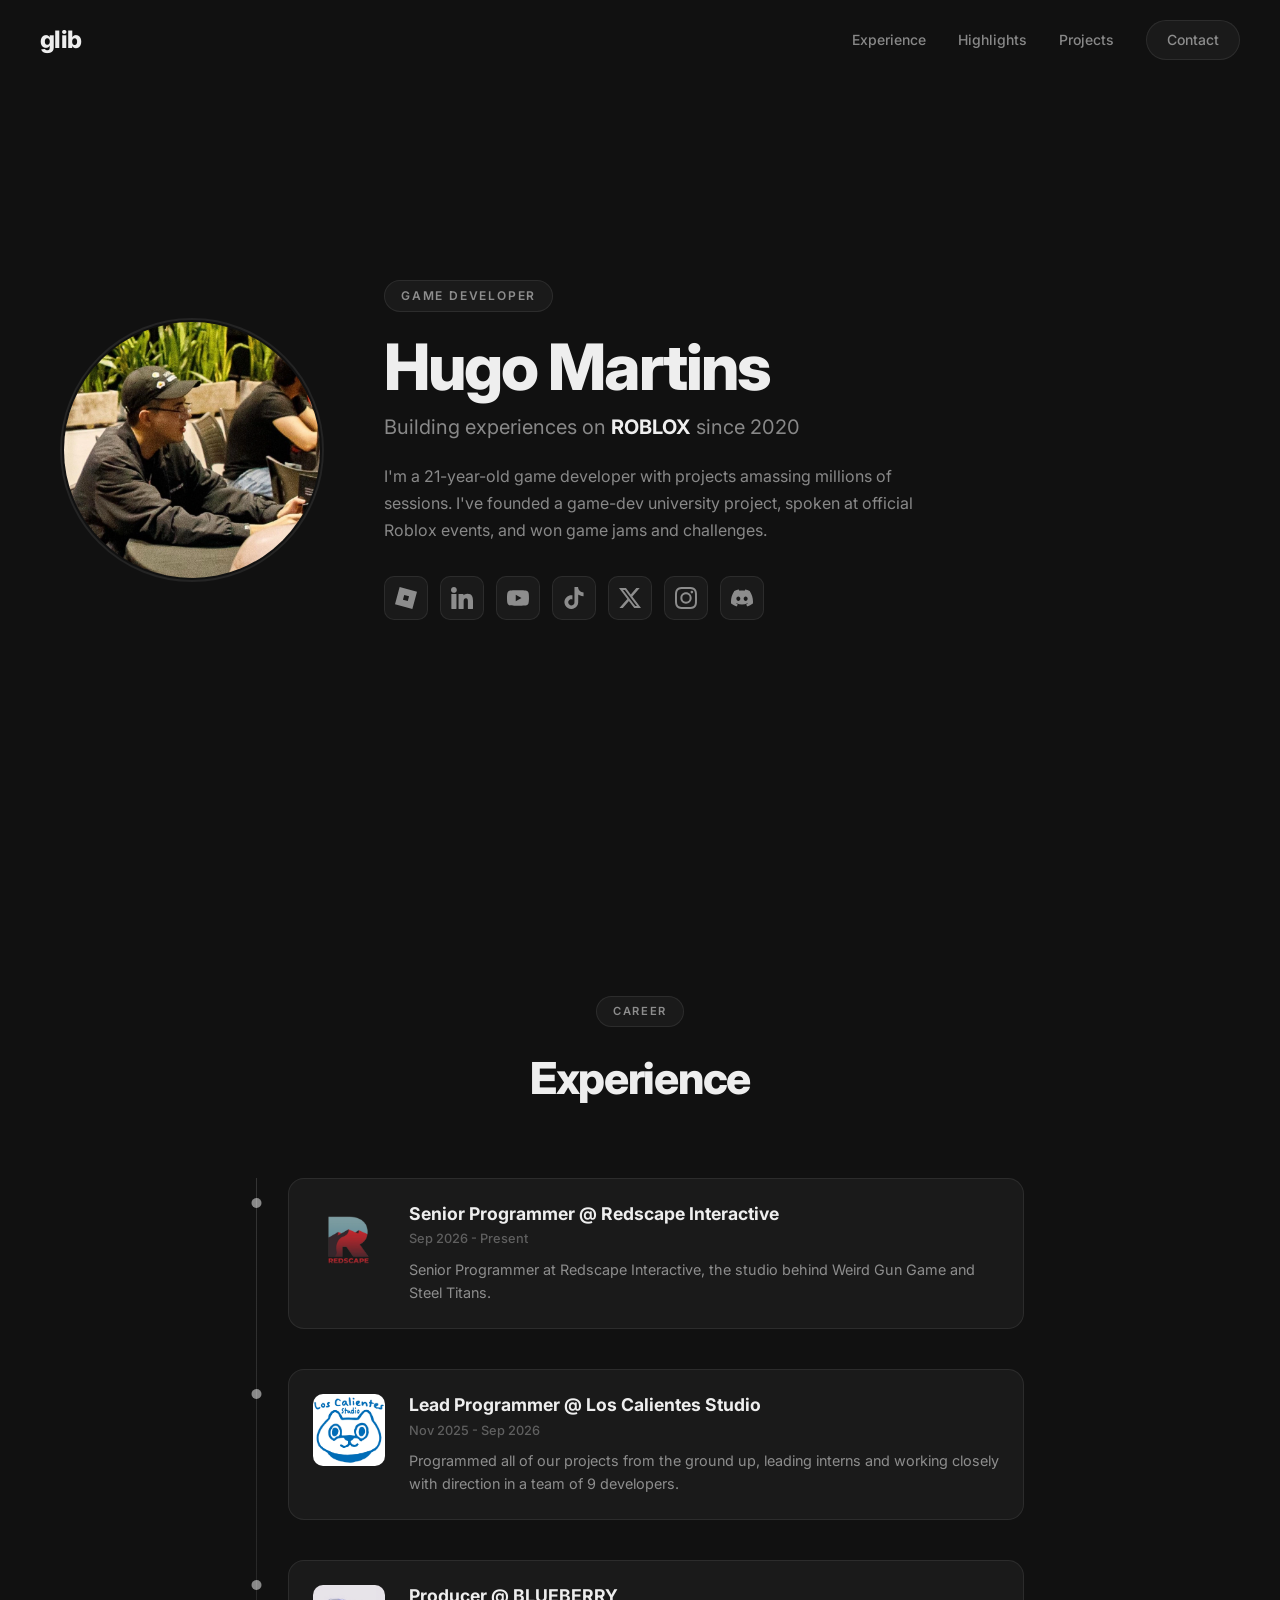
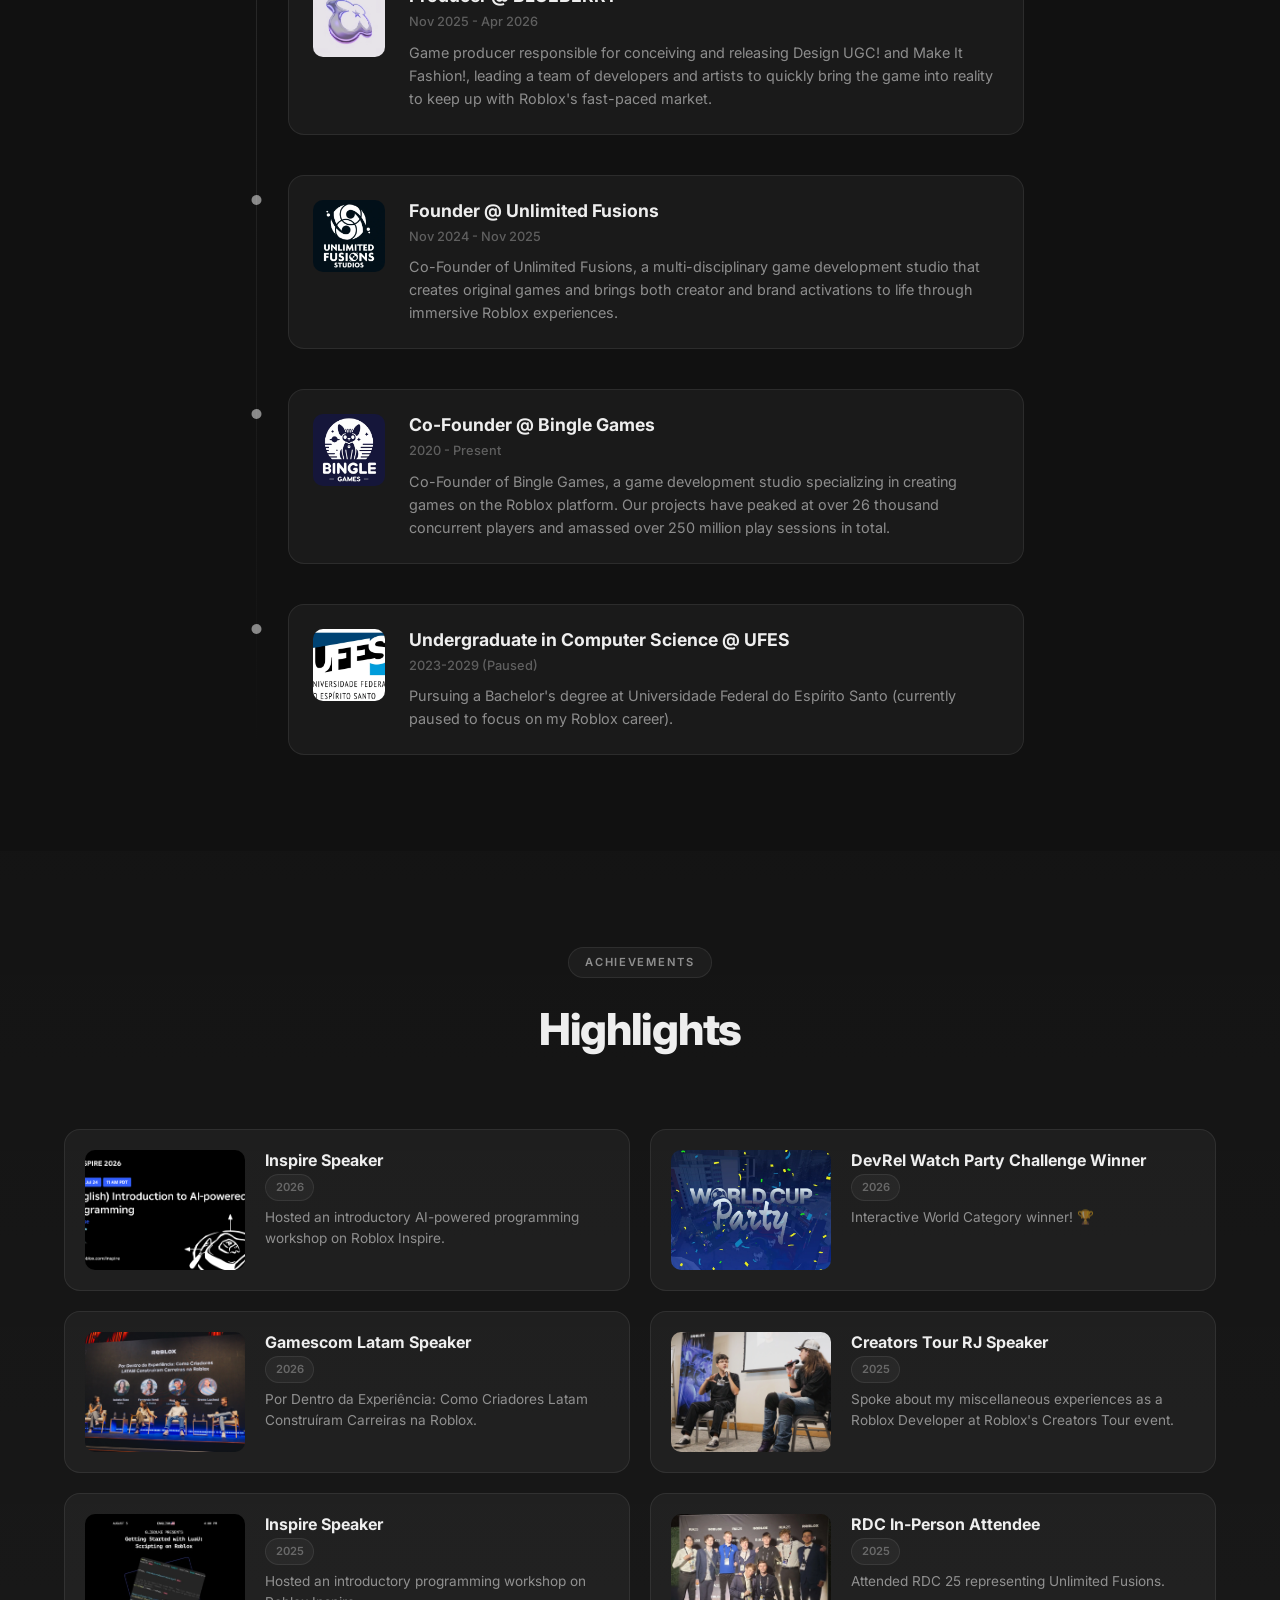
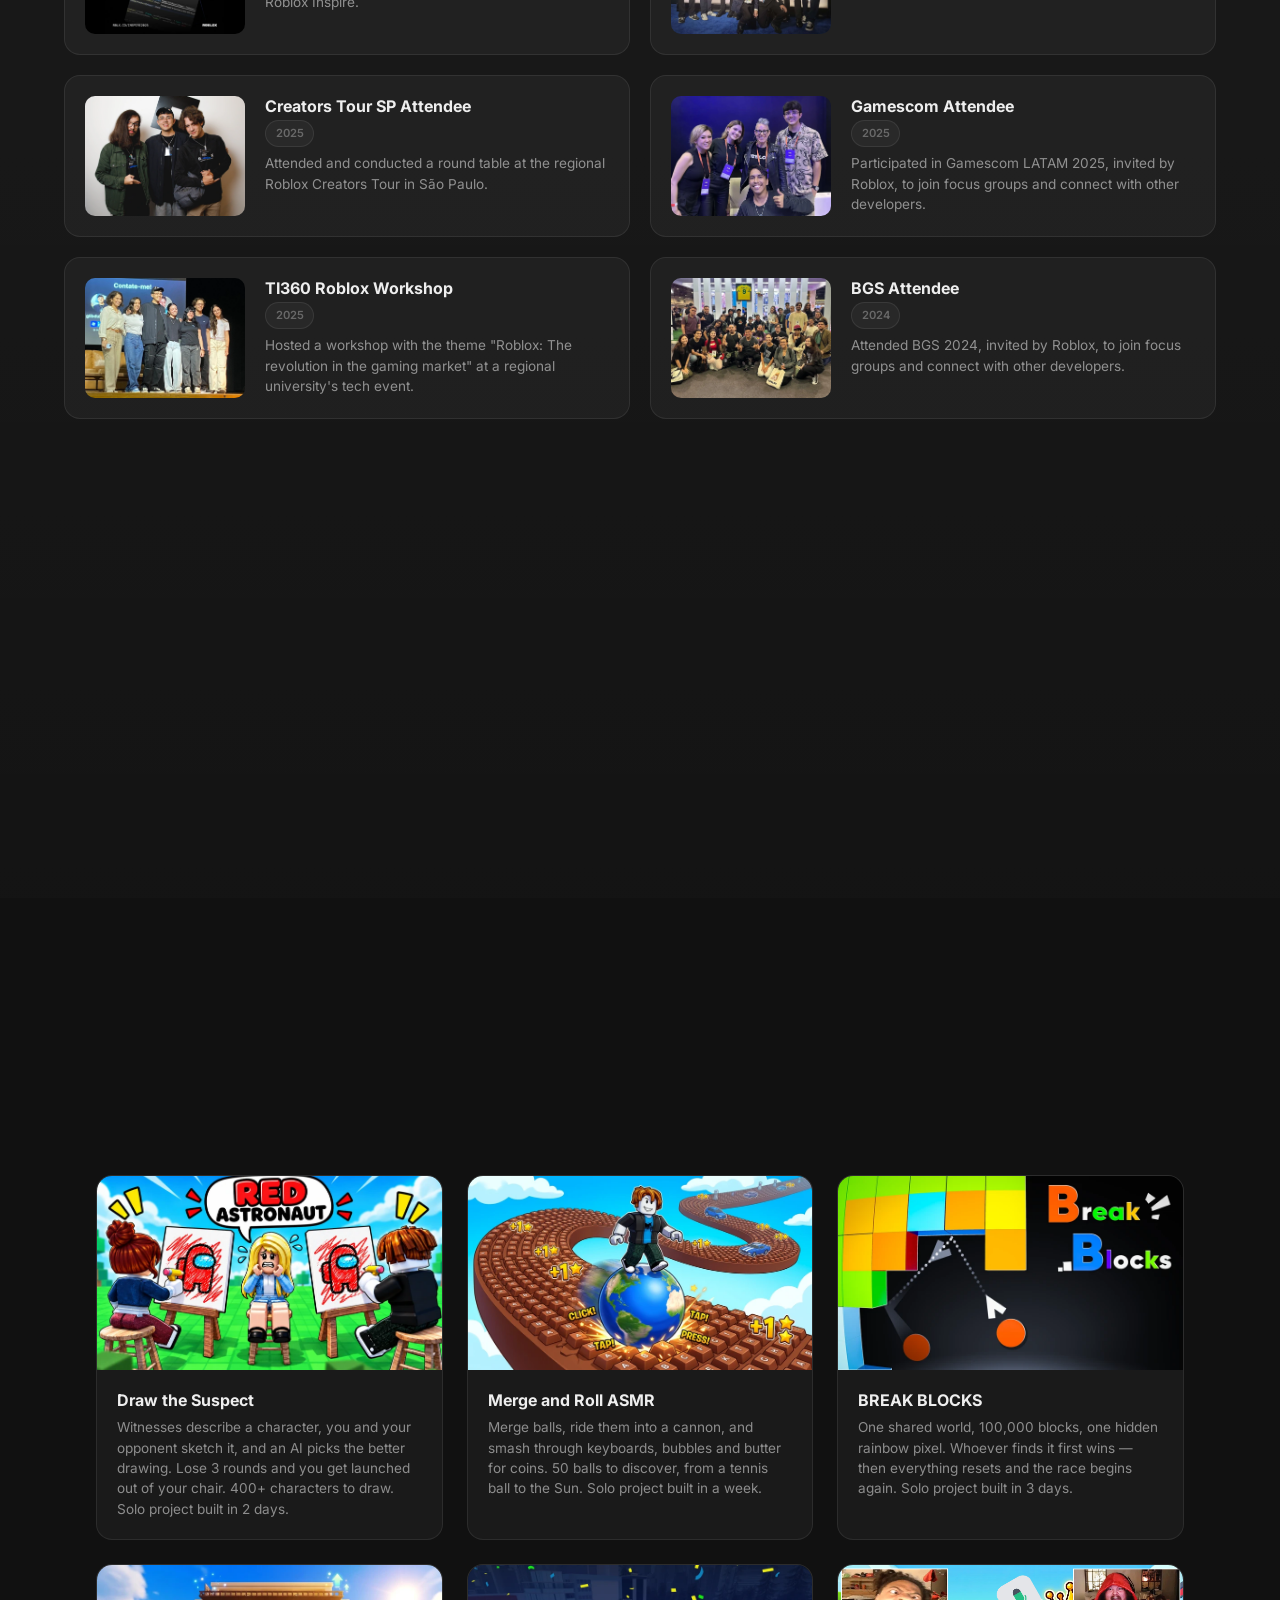
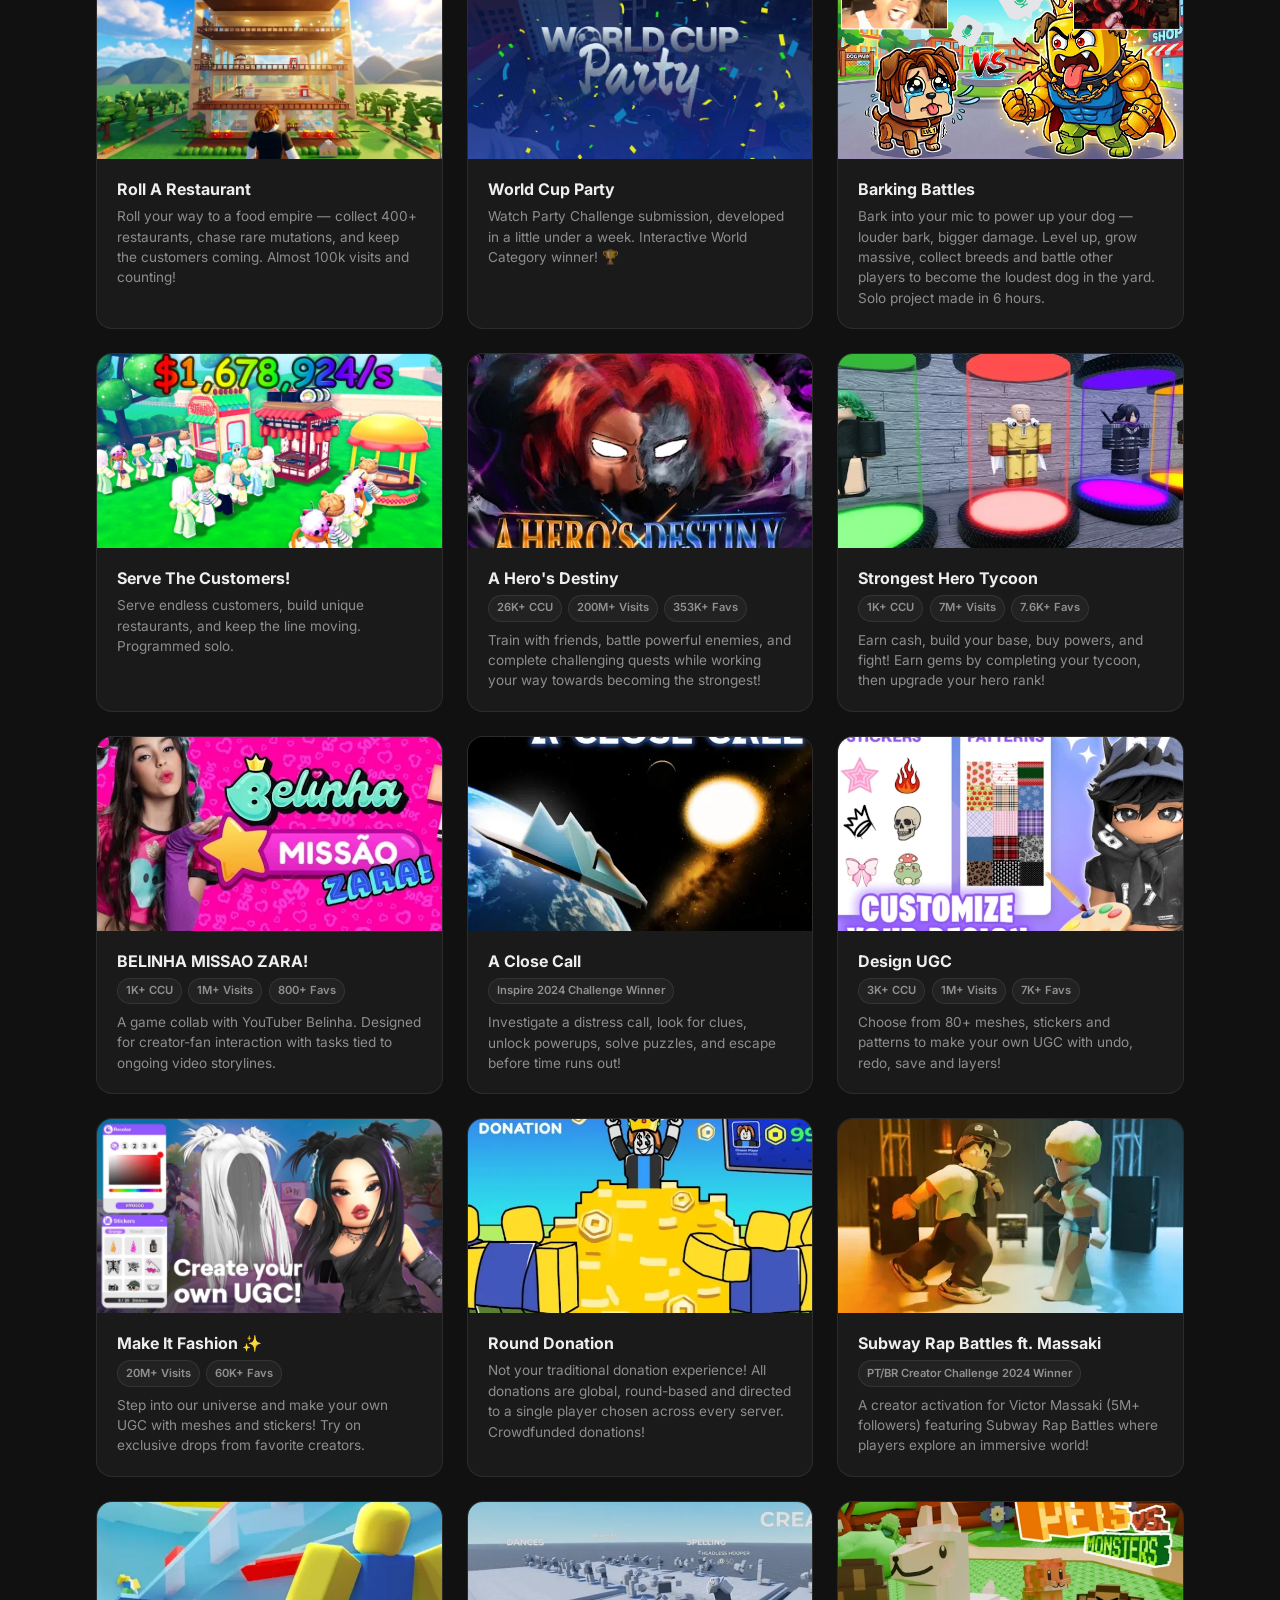
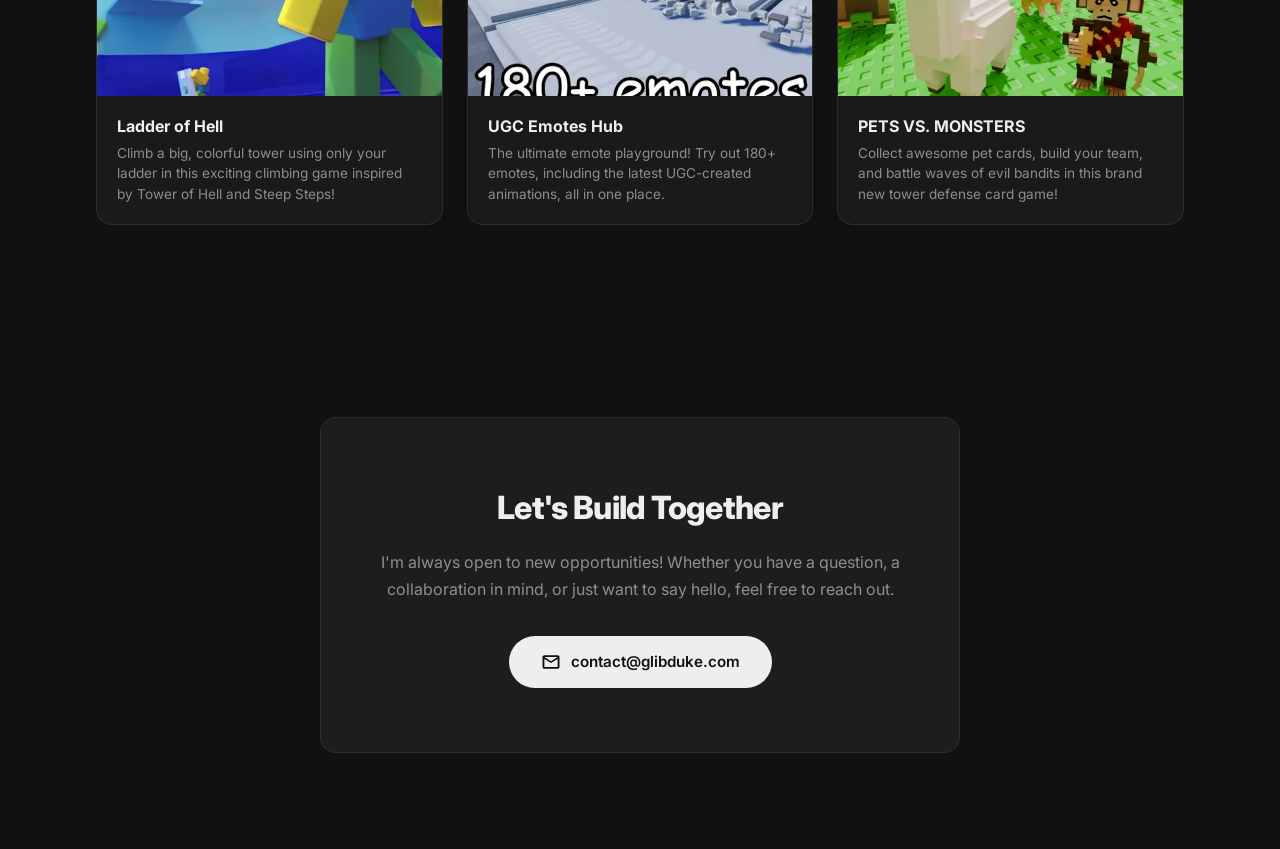
<file: index.html>
<html lang="en">
<head>
	<meta charset="UTF-8">
	<meta name="viewport" content="width=device-width, initial-scale=1.0">

	<title>Glib's Page</title>
	<meta name="description" content="Explore my Roblox creations and personal projects all in one place.">

	<!-- OpenGraph Tags -->
	<meta property="og:url" content="https://glibduke.com/">
	<meta property="og:type" content="website">
	<meta property="og:title" content="Glib's Page">
	<meta property="og:description" content="Explore my Roblox creations and personal projects all in one place.">
	<meta property="og:image" content="https://glibduke.com/assets/banner.jpg">

	<!-- Fonts -->
	<link rel="preconnect" href="https://fonts.googleapis.com">
	<link rel="preconnect" href="https://fonts.gstatic.com" crossorigin>
	<link href="https://fonts.googleapis.com/css2?family=Inter:wght@300;400;500;600;700;800;900&display=swap" rel="stylesheet">

	<!-- Links -->
	<link rel="icon" type="image/png" href="assets/favicon-512.png">
	<link rel="icon" type="image/png" sizes="16x16" href="assets/favicon-16.png">
	<link rel="icon" type="image/png" sizes="32x32" href="assets/favicon-32.png">
	<link rel="stylesheet" href="style.css">
</head>
<body>
	<!-- Navigation -->
	<nav class="nav" id="nav">
		<a href="#hero" class="nav__logo">glib</a>
		<div class="nav__links">
			<a href="#experience">Experience</a>
			<a href="#highlights">Highlights</a>
			<a href="#projects">Projects</a>
			<a href="#contact" class="nav__cta">Contact</a>
		</div>
	</nav>

	<!-- Hero -->
	<section id="hero" class="hero">
		<div class="hero__content reveal">
			<div class="hero__avatar-wrap">
				<div class="hero-avatar">
					<img class="hero-avatar__main" src="assets/linkedinpfp.webp" alt="Hugo Martins"/>
					<img class="hero-avatar__alt" src="assets/pfp-main.webp" alt="Hugo Martins alternate"/>
				</div>
				<div class="hero-avatar__ring"></div>
			</div>

			<div class="hero__info">
				<p class="hero__tag">Game Developer</p>
				<h1 class="hero__name">Hugo Martins</h1>
				<p class="hero__role">Building experiences on <span class="accent">ROBLOX</span> since 2020</p>
				<p class="hero__bio">
					I'm a 21-year-old game developer with projects amassing millions of sessions. I've founded a game-dev university project, spoken at official Roblox events, and won game jams and challenges.
				</p>

				<div class="hero__socials">
					<a class="social" href="https://www.roblox.com/users/137289169/profile" target="_blank" rel="noopener noreferrer" aria-label="Roblox">
						<svg role="img" viewBox="0 0 24 24" xmlns="http://www.w3.org/2000/svg"><title>Roblox</title><path d="M18.926 23.998 0 18.892 5.075.002 24 5.108ZM15.348 10.09l-5.282-1.453-1.414 5.273 5.282 1.453z"/></svg>
					</a>
					<a class="social" href="https://www.linkedin.com/in/hugo-david-martins-a60a2123b/" target="_blank" rel="noopener noreferrer" aria-label="LinkedIn">
						<svg role="img" viewBox="0 0 310 310" xmlns="http://www.w3.org/2000/svg"><title>LinkedIn</title><path d="M72.16,99.73H9.927c-2.762,0-5,2.239-5,5v199.928c0,2.762,2.238,5,5,5H72.16c2.762,0,5-2.238,5-5V104.73   C77.16,101.969,74.922,99.73,72.16,99.73z"/><path d="M41.066,0.341C18.422,0.341,0,18.743,0,41.362C0,63.991,18.422,82.4,41.066,82.4   c22.626,0,41.033-18.41,41.033-41.038C82.1,18.743,63.692,0.341,41.066,0.341z"/><path d="M230.454,94.761c-24.995,0-43.472,10.745-54.679,22.954V104.73c0-2.761-2.238-5-5-5h-59.599   c-2.762,0-5,2.239-5,5v199.928c0,2.762,2.238,5,5,5h62.097c2.762,0,5-2.238,5-5v-98.918c0-33.333,9.054-46.319,32.29-46.319   c25.306,0,27.317,20.818,27.317,48.034v97.204c0,2.762,2.238,5,5,5H305c2.762,0,5-2.238,5-5V194.995   C310,145.43,300.549,94.761,230.454,94.761z"/></svg>
					</a>
					<a class="social" href="https://www.youtube.com/@glib" target="_blank" rel="noopener noreferrer" aria-label="YouTube">
						<svg role="img" viewBox="0 0 24 24" xmlns="http://www.w3.org/2000/svg"><title>YouTube</title><path d="M23.498 6.186a3.016 3.016 0 0 0-2.122-2.136C19.505 3.545 12 3.545 12 3.545s-7.505 0-9.377.505A3.017 3.017 0 0 0 .502 6.186C0 8.07 0 12 0 12s0 3.93.502 5.814a3.016 3.016 0 0 0 2.122 2.136c1.871.505 9.376.505 9.376.505s7.505 0 9.377-.505a3.015 3.015 0 0 0 2.122-2.136C24 15.93 24 12 24 12s0-3.93-.502-5.814zM9.545 15.568V8.432L15.818 12l-6.273 3.568z"/></svg>
					</a>
					<a class="social" href="https://www.tiktok.com/@real_glib" target="_blank" rel="noopener noreferrer" aria-label="TikTok">
						<svg role="img" viewBox="0 0 24 24" xmlns="http://www.w3.org/2000/svg"><title>TikTok</title><path d="M12.525.02c1.31-.02 2.61-.01 3.91-.02.08 1.53.63 3.09 1.75 4.17 1.12 1.11 2.7 1.62 4.24 1.79v4.03c-1.44-.05-2.89-.35-4.2-.97-.57-.26-1.1-.59-1.62-.93-.01 2.92.01 5.84-.02 8.75-.08 1.4-.54 2.79-1.35 3.94-1.31 1.92-3.58 3.17-5.91 3.21-1.43.08-2.86-.31-4.08-1.03-2.02-1.19-3.44-3.37-3.65-5.71-.02-.5-.03-1-.01-1.49.18-1.9 1.12-3.72 2.58-4.96 1.66-1.44 3.98-2.13 6.15-1.72.02 1.48-.04 2.96-.04 4.44-.99-.32-2.15-.23-3.02.37-.63.41-1.11 1.04-1.36 1.75-.21.51-.15 1.07-.14 1.61.24 1.64 1.82 3.02 3.5 2.87 1.12-.01 2.19-.66 2.77-1.61.19-.33.4-.67.41-1.06.1-1.79.06-3.57.07-5.36.01-4.03-.01-8.05.02-12.07z"/></svg>
					</a>
					<a class="social" href="https://x.com/GlibDuke" target="_blank" rel="noopener noreferrer" aria-label="X">
						<svg role="img" viewBox="0 0 24 24" xmlns="http://www.w3.org/2000/svg"><title>X, Twitter</title><path d="M18.901 1.153h3.68l-8.04 9.19L24 22.846h-7.406l-5.8-7.584-6.638 7.584H.474l8.6-9.83L0 1.154h7.594l5.243 6.932ZM17.61 20.644h2.039L6.486 3.24H4.298Z"/></svg>
					</a>
					<a class="social" href="https://www.instagram.com/hugoglib/" target="_blank" rel="noopener noreferrer" aria-label="Instagram">
						<svg role="img" viewBox="0 0 24 24" xmlns="http://www.w3.org/2000/svg"><title>Instagram</title><path d="M7.0301.084c-1.2768.0602-2.1487.264-2.911.5634-.7888.3075-1.4575.72-2.1228 1.3877-.6652.6677-1.075 1.3368-1.3802 2.127-.2954.7638-.4956 1.6365-.552 2.914-.0564 1.2775-.0689 1.6882-.0626 4.947.0062 3.2586.0206 3.6671.0825 4.9473.061 1.2765.264 2.1482.5635 2.9107.308.7889.72 1.4573 1.388 2.1228.6679.6655 1.3365 1.0743 2.1285 1.38.7632.295 1.6361.4961 2.9134.552 1.2773.056 1.6884.069 4.9462.0627 3.2578-.0062 3.668-.0207 4.9478-.0814 1.28-.0607 2.147-.2652 2.9098-.5633.7889-.3086 1.4578-.72 2.1228-1.3881.665-.6682 1.0745-1.3378 1.3795-2.1284.2957-.7632.4966-1.636.552-2.9124.056-1.2809.0692-1.6898.063-4.948-.0063-3.2583-.021-3.6668-.0817-4.9465-.0607-1.2797-.264-2.1487-.5633-2.9117-.3084-.7889-.72-1.4568-1.3876-2.1228C21.2982 1.33 20.628.9208 19.8378.6165 19.074.321 18.2017.1197 16.9244.0645 15.6471.0093 15.236-.005 11.977.0014 8.718.0076 8.31.0215 7.0301.0839m.1402 21.6932c-1.17-.0509-1.8053-.2453-2.2287-.408-.5606-.216-.96-.4771-1.3819-.895-.422-.4178-.6811-.8186-.9-1.378-.1644-.4234-.3624-1.058-.4171-2.228-.0595-1.2645-.072-1.6442-.079-4.848-.007-3.2037.0053-3.583.0607-4.848.05-1.169.2456-1.805.408-2.2282.216-.5613.4762-.96.895-1.3816.4188-.4217.8184-.6814 1.3783-.9003.423-.1651 1.0575-.3614 2.227-.4171 1.2655-.06 1.6447-.072 4.848-.079 3.2033-.007 3.5835.005 4.8495.0608 1.169.0508 1.8053.2445 2.228.408.5608.216.96.4754 1.3816.895.4217.4194.6816.8176.9005 1.3787.1653.4217.3617 1.056.4169 2.2263.0602 1.2655.0739 1.645.0796 4.848.0058 3.203-.0055 3.5834-.061 4.848-.051 1.17-.245 1.8055-.408 2.2294-.216.5604-.4763.96-.8954 1.3814-.419.4215-.8181.6811-1.3783.9-.4224.1649-1.0577.3617-2.2262.4174-1.2656.0595-1.6448.072-4.8493.079-3.2045.007-3.5825-.006-4.848-.0608M16.953 5.5864A1.44 1.44 0 1 0 18.39 4.144a1.44 1.44 0 0 0-1.437 1.4424M5.8385 12.012c.0067 3.4032 2.7706 6.1557 6.173 6.1493 3.4026-.0065 6.157-2.7701 6.1506-6.1733-.0065-3.4032-2.771-6.1565-6.174-6.1498-3.403.0067-6.156 2.771-6.1496 6.1738M8 12.0077a4 4 0 1 1 4.008 3.9921A3.9996 3.9996 0 0 1 8 12.0077"/></svg>
					</a>
					<a class="social" href="https://discord.gg/DxZBpqBBZ7" target="_blank" rel="noopener noreferrer" aria-label="Discord">
						<svg role="img" viewBox="0 0 24 24" xmlns="http://www.w3.org/2000/svg"><title>Discord</title><path d="M20.317 4.3698a19.7913 19.7913 0 00-4.8851-1.5152.0741.0741 0 00-.0785.0371c-.211.3753-.4447.8648-.6083 1.2495-1.8447-.2762-3.68-.2762-5.4868 0-.1636-.3933-.4058-.8742-.6177-1.2495a.077.077 0 00-.0785-.037 19.7363 19.7363 0 00-4.8852 1.515.0699.0699 0 00-.0321.0277C.5334 9.0458-.319 13.5799.0992 18.0578a.0824.0824 0 00.0312.0561c2.0528 1.5076 4.0413 2.4228 5.9929 3.0294a.0777.0777 0 00.0842-.0276c.4616-.6304.8731-1.2952 1.226-1.9942a.076.076 0 00-.0416-.1057c-.6528-.2476-1.2743-.5495-1.8722-.8923a.077.077 0 01-.0076-.1277c.1258-.0943.2517-.1923.3718-.2914a.0743.0743 0 01.0776-.0105c3.9278 1.7933 8.18 1.7933 12.0614 0a.0739.0739 0 01.0785.0095c.1202.099.246.1981.3728.2924a.077.077 0 01-.0066.1276 12.2986 12.2986 0 01-1.873.8914.0766.0766 0 00-.0407.1067c.3604.698.7719 1.3628 1.225 1.9932a.076.076 0 00.0842.0286c1.961-.6067 3.9495-1.5219 6.0023-3.0294a.077.077 0 00.0313-.0552c.5004-5.177-.8382-9.6739-3.5485-13.6604a.061.061 0 00-.0312-.0286zM8.02 15.3312c-1.1825 0-2.1569-1.0857-2.1569-2.419 0-1.3332.9555-2.4189 2.157-2.4189 1.2108 0 2.1757 1.0952 2.1568 2.419 0 1.3332-.9555 2.4189-2.1569 2.4189zm7.9748 0c-1.1825 0-2.1569-1.0857-2.1569-2.419 0-1.3332.9554-2.4189 2.1569-2.4189 1.2108 0 2.1757 1.0952 2.1568 2.419 0 1.3332-.946 2.4189-2.1568 2.4189Z"/></svg>
					</a>
				</div>
			</div>
		</div>
	</section>

	<!-- Experience -->
	<section id="experience" class="section">
		<div class="section__header reveal">
			<span class="section__tag">Career</span>
			<h2 class="section__title">Experience</h2>
		</div>

		<div class="timeline">
			<div class="timeline-item reveal">
				<div class="timeline-item__dot"></div>
				<div class="card">
					<img class="card__logo" src="assets/redscape.webp" alt="Redscape Interactive"/>
					<div class="card__body">
						<h3>Senior Programmer @ Redscape Interactive</h3>
						<span class="card__date">Sep 2026 - Present</span>
						<p>Senior Programmer at Redscape Interactive, the studio behind Weird Gun Game and Steel Titans.</p>
					</div>
				</div>
			</div>

			<div class="timeline-item reveal">
				<div class="timeline-item__dot"></div>
				<div class="card">
					<img class="card__logo" src="assets/lcs.jpg" alt="Los Calientes Studio"/>
					<div class="card__body">
						<h3>Lead Programmer @ Los Calientes Studio</h3>
						<span class="card__date">Nov 2025 - Sep 2026</span>
						<p>Programmed all of our projects from the ground up, leading interns and working closely with direction in a team of 9 developers.</p>
					</div>
				</div>
			</div>

			<div class="timeline-item reveal">
				<div class="timeline-item__dot"></div>
				<div class="card">
					<img class="card__logo" src="assets/blueberry.webp" alt="BLUEBERRY"/>
					<div class="card__body">
						<h3>Producer @ BLUEBERRY</h3>
						<span class="card__date">Nov 2025 - Apr 2026</span>
						<p>Game producer responsible for conceiving and releasing Design UGC! and Make It Fashion!, leading a team of developers and artists to quickly bring the game into reality to keep up with Roblox's fast-paced market.</p>
					</div>
				</div>
			</div>

			<div class="timeline-item reveal">
				<div class="timeline-item__dot"></div>
				<div class="card">
					<img class="card__logo" src="assets/unlimited-fusions-studios.webp" alt="Unlimited Fusions"/>
					<div class="card__body">
						<h3>Founder @ Unlimited Fusions</h3>
						<span class="card__date">Nov 2024 - Nov 2025</span>
						<p>Co-Founder of Unlimited Fusions, a multi-disciplinary game development studio that creates original games and brings both creator and brand activations to life through immersive Roblox experiences.</p>
					</div>
				</div>
			</div>

			<div class="timeline-item reveal">
				<div class="timeline-item__dot"></div>
				<div class="card">
					<img class="card__logo" src="assets/bingle-games.webp" alt="Bingle Games"/>
					<div class="card__body">
						<h3>Co-Founder @ Bingle Games</h3>
						<span class="card__date">2020 - Present</span>
						<p>Co-Founder of Bingle Games, a game development studio specializing in creating games on the Roblox platform. Our projects have peaked at over 26 thousand concurrent players and amassed over 250 million play sessions in total.</p>
					</div>
				</div>
			</div>

			<div class="timeline-item reveal">
				<div class="timeline-item__dot"></div>
				<div class="card">
					<img class="card__logo" src="assets/logoufes.webp" alt="UFES"/>
					<div class="card__body">
						<h3>Undergraduate in Computer Science @ UFES</h3>
						<span class="card__date">2023-2029 (Paused)</span>
						<p>Pursuing a Bachelor's degree at Universidade Federal do Espírito Santo (currently paused to focus on my Roblox career).</p>
					</div>
				</div>
			</div>
		</div>
	</section>

	<!-- Highlights -->
	<section id="highlights" class="section section--alt">
		<div class="section__header reveal">
			<span class="section__tag section__tag--gold">Achievements</span>
			<h2 class="section__title section__title--gold">Highlights</h2>
		</div>

		<div class="highlights-grid">
			<div class="highlight-card reveal">
				<div class="highlight-card__img">
					<img src="assets/inspire-speaker-2026.png" alt="Inspire 2026"/>
				</div>
				<div class="highlight-card__body">
					<h3>Inspire Speaker</h3>
					<span class="highlight-card__year">2026</span>
					<p>Hosted an introductory AI-powered programming workshop on Roblox Inspire.</p>
				</div>
			</div>

			<div class="highlight-card reveal">
				<div class="highlight-card__img">
					<img src="assets/watchPartyChallenge.webp" alt="DevRel Watch Party Challenge 2026"/>
				</div>
				<div class="highlight-card__body">
					<h3>DevRel Watch Party Challenge Winner</h3>
					<span class="highlight-card__year">2026</span>
					<p>Interactive World Category winner! 🏆</p>
				</div>
			</div>

			<div class="highlight-card reveal">
				<div class="highlight-card__img">
					<img src="assets/gamescomlatam.JPG" alt="Gamescom Latam 2026"/>
				</div>
				<div class="highlight-card__body">
					<h3>Gamescom Latam Speaker</h3>
					<span class="highlight-card__year">2026</span>
					<p>Por Dentro da Experiência: Como Criadores Latam Construíram Carreiras na Roblox.</p>
				</div>
			</div>

			<div class="highlight-card reveal">
				<div class="highlight-card__img">
					<img src="assets/rjspeaker.webp" alt="Creators Tour RJ 2025"/>
				</div>
				<div class="highlight-card__body">
					<h3>Creators Tour RJ Speaker</h3>
					<span class="highlight-card__year">2025</span>
					<p>Spoke about my miscellaneous experiences as a Roblox Developer at Roblox's Creators Tour event.</p>
				</div>
			</div>

			<div class="highlight-card reveal">
				<div class="highlight-card__img">
					<img src="assets/inspire-speaker-2025.webp" alt="Inspire 2025"/>
				</div>
				<div class="highlight-card__body">
					<h3>Inspire Speaker</h3>
					<span class="highlight-card__year">2025</span>
					<p>Hosted an introductory programming workshop on Roblox Inspire.</p>
				</div>
			</div>

			<div class="highlight-card reveal">
				<div class="highlight-card__img">
					<img src="assets/rdc-2025.webp" alt="RDC 25"/>
				</div>
				<div class="highlight-card__body">
					<h3>RDC In-Person Attendee</h3>
					<span class="highlight-card__year">2025</span>
					<p>Attended RDC 25 representing Unlimited Fusions.</p>
				</div>
			</div>

			<div class="highlight-card reveal">
				<div class="highlight-card__img">
					<img src="assets/sp-creators-tour-2025.webp" alt="SP Creators Tour"/>
				</div>
				<div class="highlight-card__body">
					<h3>Creators Tour SP Attendee</h3>
					<span class="highlight-card__year">2025</span>
					<p>Attended and conducted a round table at the regional Roblox Creators Tour in São Paulo.</p>
				</div>
			</div>

			<div class="highlight-card reveal">
				<div class="highlight-card__img">
					<img src="assets/gamescom-2025.webp" alt="Gamescom 2025"/>
				</div>
				<div class="highlight-card__body">
					<h3>Gamescom Attendee</h3>
					<span class="highlight-card__year">2025</span>
					<p>Participated in Gamescom LATAM 2025, invited by Roblox, to join focus groups and connect with other developers.</p>
				</div>
			</div>

			<div class="highlight-card reveal">
				<div class="highlight-card__img">
					<img src="assets/ti360-roblox-workshop.webp" alt="TI360"/>
				</div>
				<div class="highlight-card__body">
					<h3>TI360 Roblox Workshop</h3>
					<span class="highlight-card__year">2025</span>
					<p>Hosted a workshop with the theme "Roblox: The revolution in the gaming market" at a regional university's tech event.</p>
				</div>
			</div>

			<div class="highlight-card reveal">
				<div class="highlight-card__img">
					<img src="assets/bgs-2024.webp" alt="BGS 2024"/>
				</div>
				<div class="highlight-card__body">
					<h3>BGS Attendee</h3>
					<span class="highlight-card__year">2024</span>
					<p>Attended BGS 2024, invited by Roblox, to join focus groups and connect with other developers.</p>
				</div>
			</div>

			<div class="highlight-card reveal">
				<div class="highlight-card__img">
					<img src="assets/inspire-challenge-2024.webp" alt="Inspire 2024"/>
				</div>
				<div class="highlight-card__body">
					<h3>Inspire Challenge Winner</h3>
					<span class="highlight-card__year">2024</span>
					<p>Assembled and coordinated a team of 5 developers as well as programmed the main storyline logic during the 72-hour game jam.</p>
				</div>
			</div>

			<div class="highlight-card reveal">
				<div class="highlight-card__img">
					<img src="assets/ptbr-challenge-2024.webp" alt="PT/BR Challenge"/>
				</div>
				<div class="highlight-card__body">
					<h3>PT/BR Creator Challenge Winner (2nd place)</h3>
					<span class="highlight-card__year">2024</span>
					<p>Directed the production and programmed a creator activation for Victor Massaki (5M+ followers) that won a creator award.</p>
				</div>
			</div>

			<div class="highlight-card reveal">
				<div class="highlight-card__img">
					<img src="assets/logoufes.webp" alt="UFES Game Lab"/>
				</div>
				<div class="highlight-card__body">
					<h3>Founder @ UFES Game Lab</h3>
					<span class="highlight-card__year">2024</span>
					<p>Founded, directed and taught an extension project at my local university, teaching over 20 students how to develop games using Roblox Studio and other industry-related tools.</p>
				</div>
			</div>
		</div>
	</section>

	<!-- Projects -->
	<section id="projects" class="section">
		<div class="section__header reveal">
			<span class="section__tag">Portfolio</span>
			<h2 class="section__title">Projects</h2>
		</div>

		<div class="projects-grid">
			<a class="project-card reveal" href="https://www.roblox.com/games/135207354869211/Draw-the-Suspect" target="_blank" rel="noopener noreferrer">
				<div class="project-card__img">
					<img src="assets/drawthesuspect.webp" alt="Draw the Suspect"/>
					<div class="project-card__overlay">
						<svg xmlns="http://www.w3.org/2000/svg" height="48" viewBox="0 -960 960 960" width="48" fill="#fff"><path d="M320-200v-560l440 280-440 280Z"/></svg>
						<span>Play Now</span>
					</div>
				</div>
				<div class="project-card__info">
					<h3>Draw the Suspect</h3>
					<p>Witnesses describe a character, you and your opponent sketch it, and an AI picks the better drawing. Lose 3 rounds and you get launched out of your chair. 400+ characters to draw. Solo project built in 2 days.</p>
				</div>
			</a>

			<a class="project-card reveal" href="https://www.roblox.com/games/71522689546638/Merge-and-Roll-ASMR" target="_blank" rel="noopener noreferrer">
				<div class="project-card__img">
					<img src="assets/mergeandroll.webp" alt="Merge and Roll ASMR"/>
					<div class="project-card__overlay">
						<svg xmlns="http://www.w3.org/2000/svg" height="48" viewBox="0 -960 960 960" width="48" fill="#fff"><path d="M320-200v-560l440 280-440 280Z"/></svg>
						<span>Play Now</span>
					</div>
				</div>
				<div class="project-card__info">
					<h3>Merge and Roll ASMR</h3>
					<p>Merge balls, ride them into a cannon, and smash through keyboards, bubbles and butter for coins. 50 balls to discover, from a tennis ball to the Sun. Solo project built in a week.</p>
				</div>
			</a>

			<a class="project-card reveal" href="https://www.roblox.com/games/86959489705437/10-000-000-BLOCKS" target="_blank" rel="noopener noreferrer">
				<div class="project-card__img">
					<img src="assets/breakblocks.webp" alt="BREAK BLOCKS"/>
					<div class="project-card__overlay">
						<svg xmlns="http://www.w3.org/2000/svg" height="48" viewBox="0 -960 960 960" width="48" fill="#fff"><path d="M320-200v-560l440 280-440 280Z"/></svg>
						<span>Play Now</span>
					</div>
				</div>
				<div class="project-card__info">
					<h3>BREAK BLOCKS</h3>
					<p>One shared world, 100,000 blocks, one hidden rainbow pixel. Whoever finds it first wins — then everything resets and the race begins again. Solo project built in 3 days.</p>
				</div>
			</a>

			<a class="project-card reveal" href="https://www.roblox.com/games/122191738243670/Roll-A-Restaurant" target="_blank" rel="noopener noreferrer">
				<div class="project-card__img">
					<img src="assets/rollarestaurant.webp" alt="Roll A Restaurant"/>
					<div class="project-card__overlay">
						<svg xmlns="http://www.w3.org/2000/svg" height="48" viewBox="0 -960 960 960" width="48" fill="#fff"><path d="M320-200v-560l440 280-440 280Z"/></svg>
						<span>Play Now</span>
					</div>
				</div>
				<div class="project-card__info">
					<h3>Roll A Restaurant</h3>
					<p>Roll your way to a food empire — collect 400+ restaurants, chase rare mutations, and keep the customers coming. Almost 100k visits and counting!</p>
				</div>
			</a>

			<a class="project-card reveal" href="https://www.roblox.com/games/84180381974162/World-Cup-Party" target="_blank" rel="noopener noreferrer">
				<div class="project-card__img">
					<img src="assets/watchPartyChallenge.webp" alt="World Cup Party"/>
					<div class="project-card__overlay">
						<svg xmlns="http://www.w3.org/2000/svg" height="48" viewBox="0 -960 960 960" width="48" fill="#fff"><path d="M320-200v-560l440 280-440 280Z"/></svg>
						<span>Play Now</span>
					</div>
				</div>
				<div class="project-card__info">
					<h3>World Cup Party</h3>
					<p>Watch Party Challenge submission, developed in a little under a week. Interactive World Category winner! 🏆</p>
				</div>
			</a>

			<a class="project-card reveal" href="https://www.roblox.com/games/122397359317887/Barking-Battles" target="_blank" rel="noopener noreferrer">
				<div class="project-card__img">
					<img src="assets/barkingbattlesicon.webp" alt="Barking Battles"/>
					<div class="project-card__overlay">
						<svg xmlns="http://www.w3.org/2000/svg" height="48" viewBox="0 -960 960 960" width="48" fill="#fff"><path d="M320-200v-560l440 280-440 280Z"/></svg>
						<span>Play Now</span>
					</div>
				</div>
				<div class="project-card__info">
					<h3>Barking Battles</h3>
					<p>Bark into your mic to power up your dog — louder bark, bigger damage. Level up, grow massive, collect breeds and battle other players to become the loudest dog in the yard. Solo project made in 6 hours.</p>
				</div>
			</a>

			<a class="project-card reveal" href="https://www.roblox.com/games/120424429814872/Serve-the-Customers" target="_blank" rel="noopener noreferrer">
				<div class="project-card__img">
					<img src="assets/stc.webp" alt="Serve The Customers!"/>
					<div class="project-card__overlay">
						<svg xmlns="http://www.w3.org/2000/svg" height="48" viewBox="0 -960 960 960" width="48" fill="#fff"><path d="M320-200v-560l440 280-440 280Z"/></svg>
						<span>Play Now</span>
					</div>
				</div>
				<div class="project-card__info">
					<h3>Serve The Customers!</h3>
					<p>Serve endless customers, build unique restaurants, and keep the line moving. Programmed solo.</p>
				</div>
			</a>

			<a class="project-card reveal" href="https://www.roblox.com/games/6461766546/3X-STATS-A-Heros-Destiny" target="_blank" rel="noopener noreferrer">
				<div class="project-card__img">
					<img src="assets/a-heros-destiny.webp" alt="A Hero's Destiny"/>
					<div class="project-card__overlay">
						<svg xmlns="http://www.w3.org/2000/svg" height="48" viewBox="0 -960 960 960" width="48" fill="#fff"><path d="M320-200v-560l440 280-440 280Z"/></svg>
						<span>Play Now</span>
					</div>
				</div>
				<div class="project-card__info">
					<h3>A Hero's Destiny</h3>
					<div class="project-card__stats">
						<span>26K+ CCU</span><span>200M+ Visits</span><span>353K+ Favs</span>
					</div>
					<p>Train with friends, battle powerful enemies, and complete challenging quests while working your way towards becoming the strongest!</p>
				</div>
			</a>

			<a class="project-card reveal" href="https://www.roblox.com/games/15170950524/Strongest-Hero-Tycoon" target="_blank" rel="noopener noreferrer">
				<div class="project-card__img">
					<img src="assets/strongest-hero-tycoon.webp" alt="Strongest Hero Tycoon"/>
					<div class="project-card__overlay">
						<svg xmlns="http://www.w3.org/2000/svg" height="48" viewBox="0 -960 960 960" width="48" fill="#fff"><path d="M320-200v-560l440 280-440 280Z"/></svg>
						<span>Play Now</span>
					</div>
				</div>
				<div class="project-card__info">
					<h3>Strongest Hero Tycoon</h3>
					<div class="project-card__stats">
						<span>1K+ CCU</span><span>7M+ Visits</span><span>7.6K+ Favs</span>
					</div>
					<p>Earn cash, build your base, buy powers, and fight! Earn gems by completing your tycoon, then upgrade your hero rank!</p>
				</div>
			</a>

			<a class="project-card reveal" href="https://www.roblox.com/games/103497891256081/BELINHA-MISS-O-ZARA" target="_blank" rel="noopener noreferrer">
				<div class="project-card__img">
					<img src="assets/belinha-missao-zara.webp" alt="BELINHA MISSAO ZARA"/>
					<div class="project-card__overlay">
						<svg xmlns="http://www.w3.org/2000/svg" height="48" viewBox="0 -960 960 960" width="48" fill="#fff"><path d="M320-200v-560l440 280-440 280Z"/></svg>
						<span>Play Now</span>
					</div>
				</div>
				<div class="project-card__info">
					<h3>BELINHA MISSAO ZARA!</h3>
					<div class="project-card__stats">
						<span>1K+ CCU</span><span>1M+ Visits</span><span>800+ Favs</span>
					</div>
					<p>A game collab with YouTuber Belinha. Designed for creator-fan interaction with tasks tied to ongoing video storylines.</p>
				</div>
			</a>

			<a class="project-card reveal" href="https://www.roblox.com/games/18933012656/A-Close-Call" target="_blank" rel="noopener noreferrer">
				<div class="project-card__img">
					<img src="assets/a-close-call.webp" alt="A Close Call"/>
					<div class="project-card__overlay">
						<svg xmlns="http://www.w3.org/2000/svg" height="48" viewBox="0 -960 960 960" width="48" fill="#fff"><path d="M320-200v-560l440 280-440 280Z"/></svg>
						<span>Play Now</span>
					</div>
				</div>
				<div class="project-card__info">
					<h3>A Close Call</h3>
					<div class="project-card__stats">
						<span>Inspire 2024 Challenge Winner</span>
					</div>
					<p>Investigate a distress call, look for clues, unlock powerups, solve puzzles, and escape before time runs out!</p>
				</div>
			</a>

			<a class="project-card reveal" href="https://www.roblox.com/games/92883716582058/Design-UGC" target="_blank" rel="noopener noreferrer">
				<div class="project-card__img">
					<img src="assets/design-ugc.webp" alt="Design UGC"/>
					<div class="project-card__overlay">
						<svg xmlns="http://www.w3.org/2000/svg" height="48" viewBox="0 -960 960 960" width="48" fill="#fff"><path d="M320-200v-560l440 280-440 280Z"/></svg>
						<span>Play Now</span>
					</div>
				</div>
				<div class="project-card__info">
					<h3>Design UGC</h3>
					<div class="project-card__stats">
						<span>3K+ CCU</span><span>1M+ Visits</span><span>7K+ Favs</span>
					</div>
					<p>Choose from 80+ meshes, stickers and patterns to make your own UGC with undo, redo, save and layers!</p>
				</div>
			</a>

			<a class="project-card reveal" href="https://www.roblox.com/games/11452349236/Blueberry-Fashion-World" target="_blank" rel="noopener noreferrer">
				<div class="project-card__img">
					<img src="assets/makeitfashion.webp" alt="Make It Fashion"/>
					<div class="project-card__overlay">
						<svg xmlns="http://www.w3.org/2000/svg" height="48" viewBox="0 -960 960 960" width="48" fill="#fff"><path d="M320-200v-560l440 280-440 280Z"/></svg>
						<span>Play Now</span>
					</div>
				</div>
				<div class="project-card__info">
					<h3>Make It Fashion ✨</h3>
					<div class="project-card__stats">
						<span>20M+ Visits</span><span>60K+ Favs</span>
					</div>
					<p>Step into our universe and make your own UGC with meshes and stickers! Try on exclusive drops from favorite creators.</p>
				</div>
			</a>

			<a class="project-card reveal" href="https://www.roblox.com/games/115141122165755/Round-Donation" target="_blank" rel="noopener noreferrer">
				<div class="project-card__img">
					<img src="assets/round-donation.webp" alt="Round Donation"/>
					<div class="project-card__overlay">
						<svg xmlns="http://www.w3.org/2000/svg" height="48" viewBox="0 -960 960 960" width="48" fill="#fff"><path d="M320-200v-560l440 280-440 280Z"/></svg>
						<span>Play Now</span>
					</div>
				</div>
				<div class="project-card__info">
					<h3>Round Donation</h3>
					<p>Not your traditional donation experience! All donations are global, round-based and directed to a single player chosen across every server. Crowdfunded donations!</p>
				</div>
			</a>

			<a class="project-card reveal" href="https://www.roblox.com/games/124841943898420/Batalha-No-Vag-o-ft-Victor-Massaki" target="_blank" rel="noopener noreferrer">
				<div class="project-card__img">
					<img src="assets/subway-rap-battles.webp" alt="Subway Rap Battles"/>
					<div class="project-card__overlay">
						<svg xmlns="http://www.w3.org/2000/svg" height="48" viewBox="0 -960 960 960" width="48" fill="#fff"><path d="M320-200v-560l440 280-440 280Z"/></svg>
						<span>Play Now</span>
					</div>
				</div>
				<div class="project-card__info">
					<h3>Subway Rap Battles ft. Massaki</h3>
					<div class="project-card__stats">
						<span>PT/BR Creator Challenge 2024 Winner</span>
					</div>
					<p>A creator activation for Victor Massaki (5M+ followers) featuring Subway Rap Battles where players explore an immersive world!</p>
				</div>
			</a>

			<a class="project-card reveal" href="https://www.roblox.com/games/17062107075/Ladder-of-Hell" target="_blank" rel="noopener noreferrer">
				<div class="project-card__img">
					<img src="assets/ladder-of-hell.webp" alt="Ladder of Hell"/>
					<div class="project-card__overlay">
						<svg xmlns="http://www.w3.org/2000/svg" height="48" viewBox="0 -960 960 960" width="48" fill="#fff"><path d="M320-200v-560l440 280-440 280Z"/></svg>
						<span>Play Now</span>
					</div>
				</div>
				<div class="project-card__info">
					<h3>Ladder of Hell</h3>
					<p>Climb a big, colorful tower using only your ladder in this exciting climbing game inspired by Tower of Hell and Steep Steps!</p>
				</div>
			</a>

			<a class="project-card reveal" href="https://www.roblox.com/games/96336599853329/UGC-Emotes-Hub" target="_blank" rel="noopener noreferrer">
				<div class="project-card__img">
					<img src="assets/ugc-emotes-hub.webp" alt="UGC Emotes Hub"/>
					<div class="project-card__overlay">
						<svg xmlns="http://www.w3.org/2000/svg" height="48" viewBox="0 -960 960 960" width="48" fill="#fff"><path d="M320-200v-560l440 280-440 280Z"/></svg>
						<span>Play Now</span>
					</div>
				</div>
				<div class="project-card__info">
					<h3>UGC Emotes Hub</h3>
					<p>The ultimate emote playground! Try out 180+ emotes, including the latest UGC-created animations, all in one place.</p>
				</div>
			</a>

			<a class="project-card reveal" href="https://www.roblox.com/games/106098137333680/PETS-VS-MONSTERS" target="_blank" rel="noopener noreferrer">
				<div class="project-card__img">
					<img src="assets/pets-vs-monsters.webp" alt="PETS VS. MONSTERS"/>
					<div class="project-card__overlay">
						<svg xmlns="http://www.w3.org/2000/svg" height="48" viewBox="0 -960 960 960" width="48" fill="#fff"><path d="M320-200v-560l440 280-440 280Z"/></svg>
						<span>Play Now</span>
					</div>
				</div>
				<div class="project-card__info">
					<h3>PETS VS. MONSTERS</h3>
					<p>Collect awesome pet cards, build your team, and battle waves of evil bandits in this brand new tower defense card game!</p>
				</div>
			</a>
		</div>
	</section>

	<!-- Contact -->
	<section id="contact" class="section section--contact">
		<div class="contact-wrap reveal">
			<div class="contact-card">
				<h2>Let's Build Together</h2>
				<p>I'm always open to new opportunities! Whether you have a question, a collaboration in mind, or just want to say hello, feel free to reach out.</p>
				<a class="contact-btn" href="mailto:contact@glibduke.com">
					<svg xmlns="http://www.w3.org/2000/svg" height="24px" viewBox="0 -960 960 960" width="24px" fill="currentColor"><path d="M162.87-151.87q-37.78 0-64.39-26.61t-26.61-64.39v-474.26q0-37.78 26.61-64.39t64.39-26.61h634.26q37.78 0 64.39 26.61t26.61 64.39v474.26q0 37.78-26.61 64.39t-64.39 26.61H162.87ZM480-429.72l-317.13-200v386.85h634.26v-386.85L480-429.72Zm0-87.41 317.13-200H162.87l317.13 200ZM162.87-629.72v-87.41 474.26-386.85Z"/></svg>
					contact@glibduke.com
				</a>
			</div>
		</div>
	</section>

	<script>
		// Scroll reveal
		const observer = new IntersectionObserver((entries) => {
			entries.forEach(entry => {
				if (entry.isIntersecting) {
					entry.target.classList.add('revealed');
				}
			});
		}, { threshold: 0.1, rootMargin: '0px 0px -50px 0px' });

		document.querySelectorAll('.reveal').forEach(el => observer.observe(el));

		// Nav scroll effect
		let lastScroll = 0;
		const nav = document.getElementById('nav');
		window.addEventListener('scroll', () => {
			const currentScroll = window.scrollY;
			if (currentScroll > 100) {
				nav.classList.add('nav--scrolled');
			} else {
				nav.classList.remove('nav--scrolled');
			}
			lastScroll = currentScroll;
		});

		// Smooth scroll for nav links
		document.querySelectorAll('.nav__links a').forEach(link => {
			link.addEventListener('click', (e) => {
				const href = link.getAttribute('href');
				if (href.startsWith('#')) {
					e.preventDefault();
					document.querySelector(href).scrollIntoView({ behavior: 'smooth' });
				}
			});
		});
	</script>
</body>
</html>
</file>
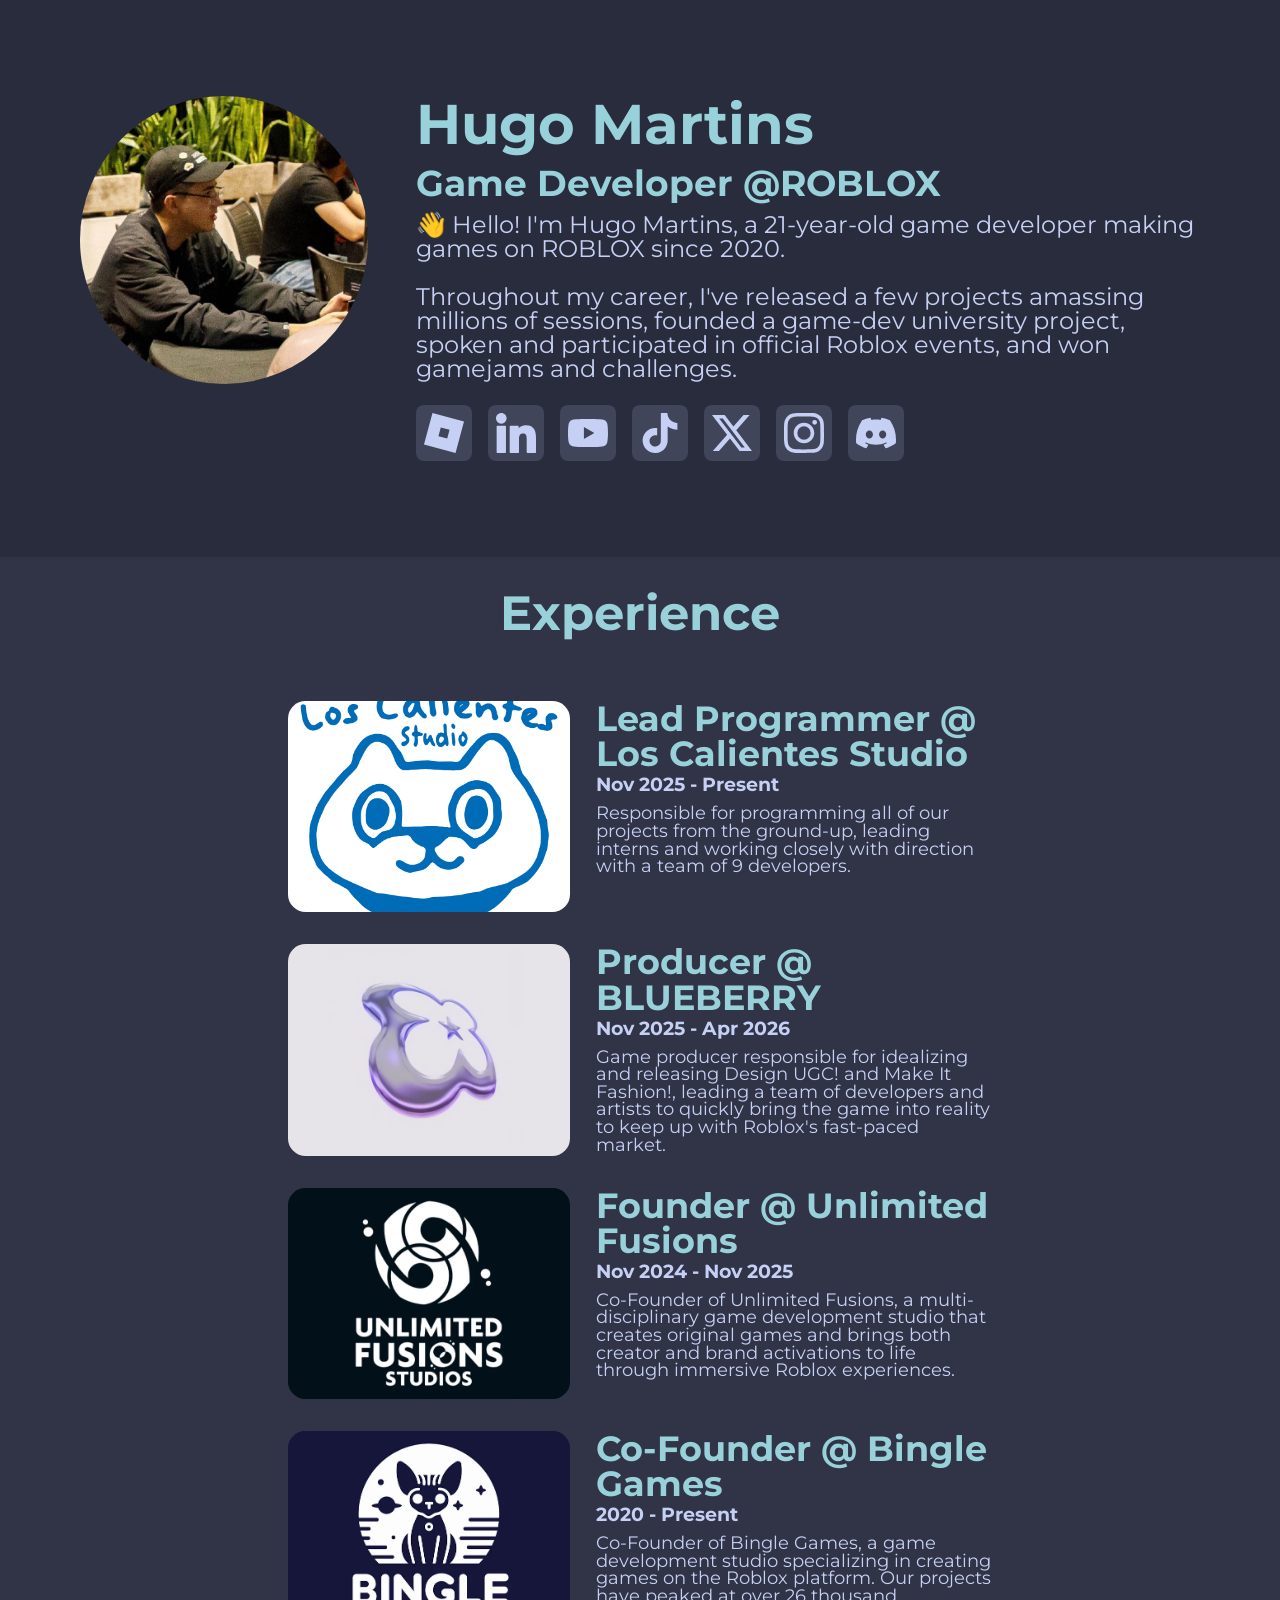
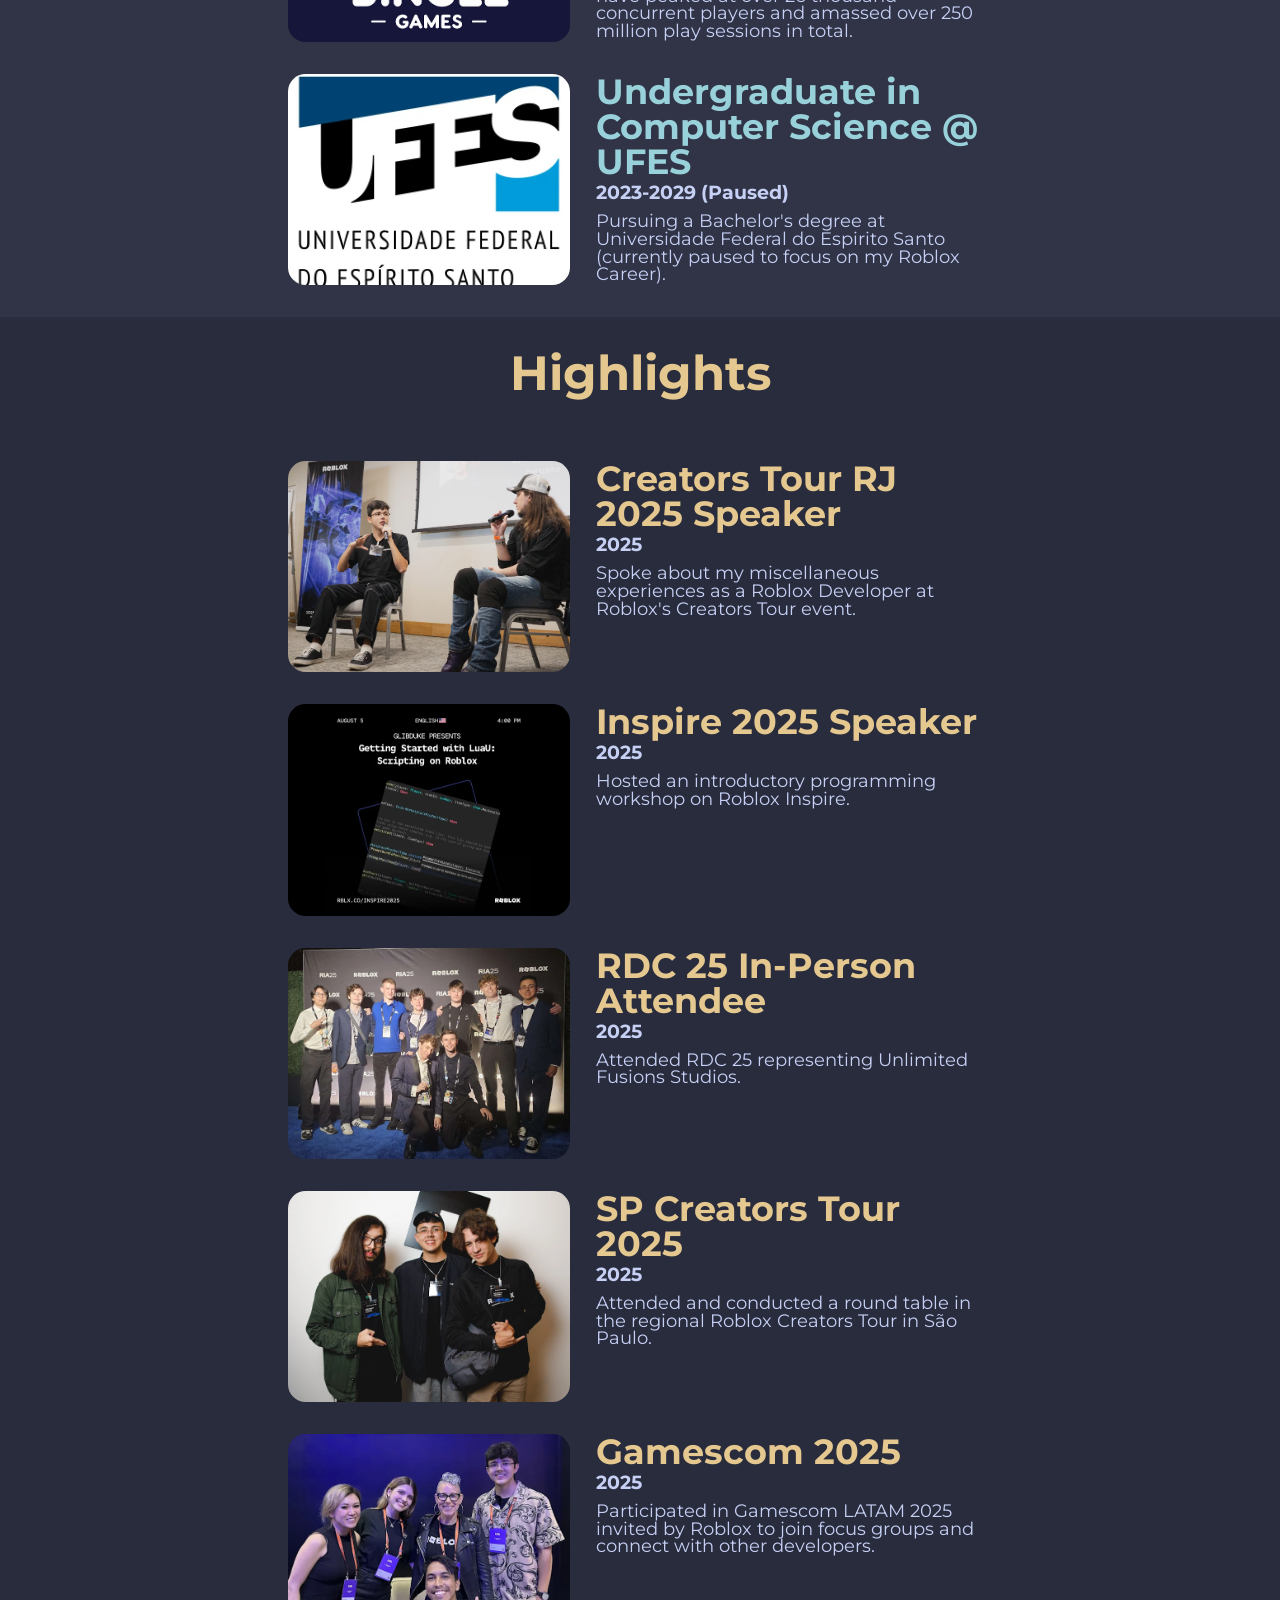
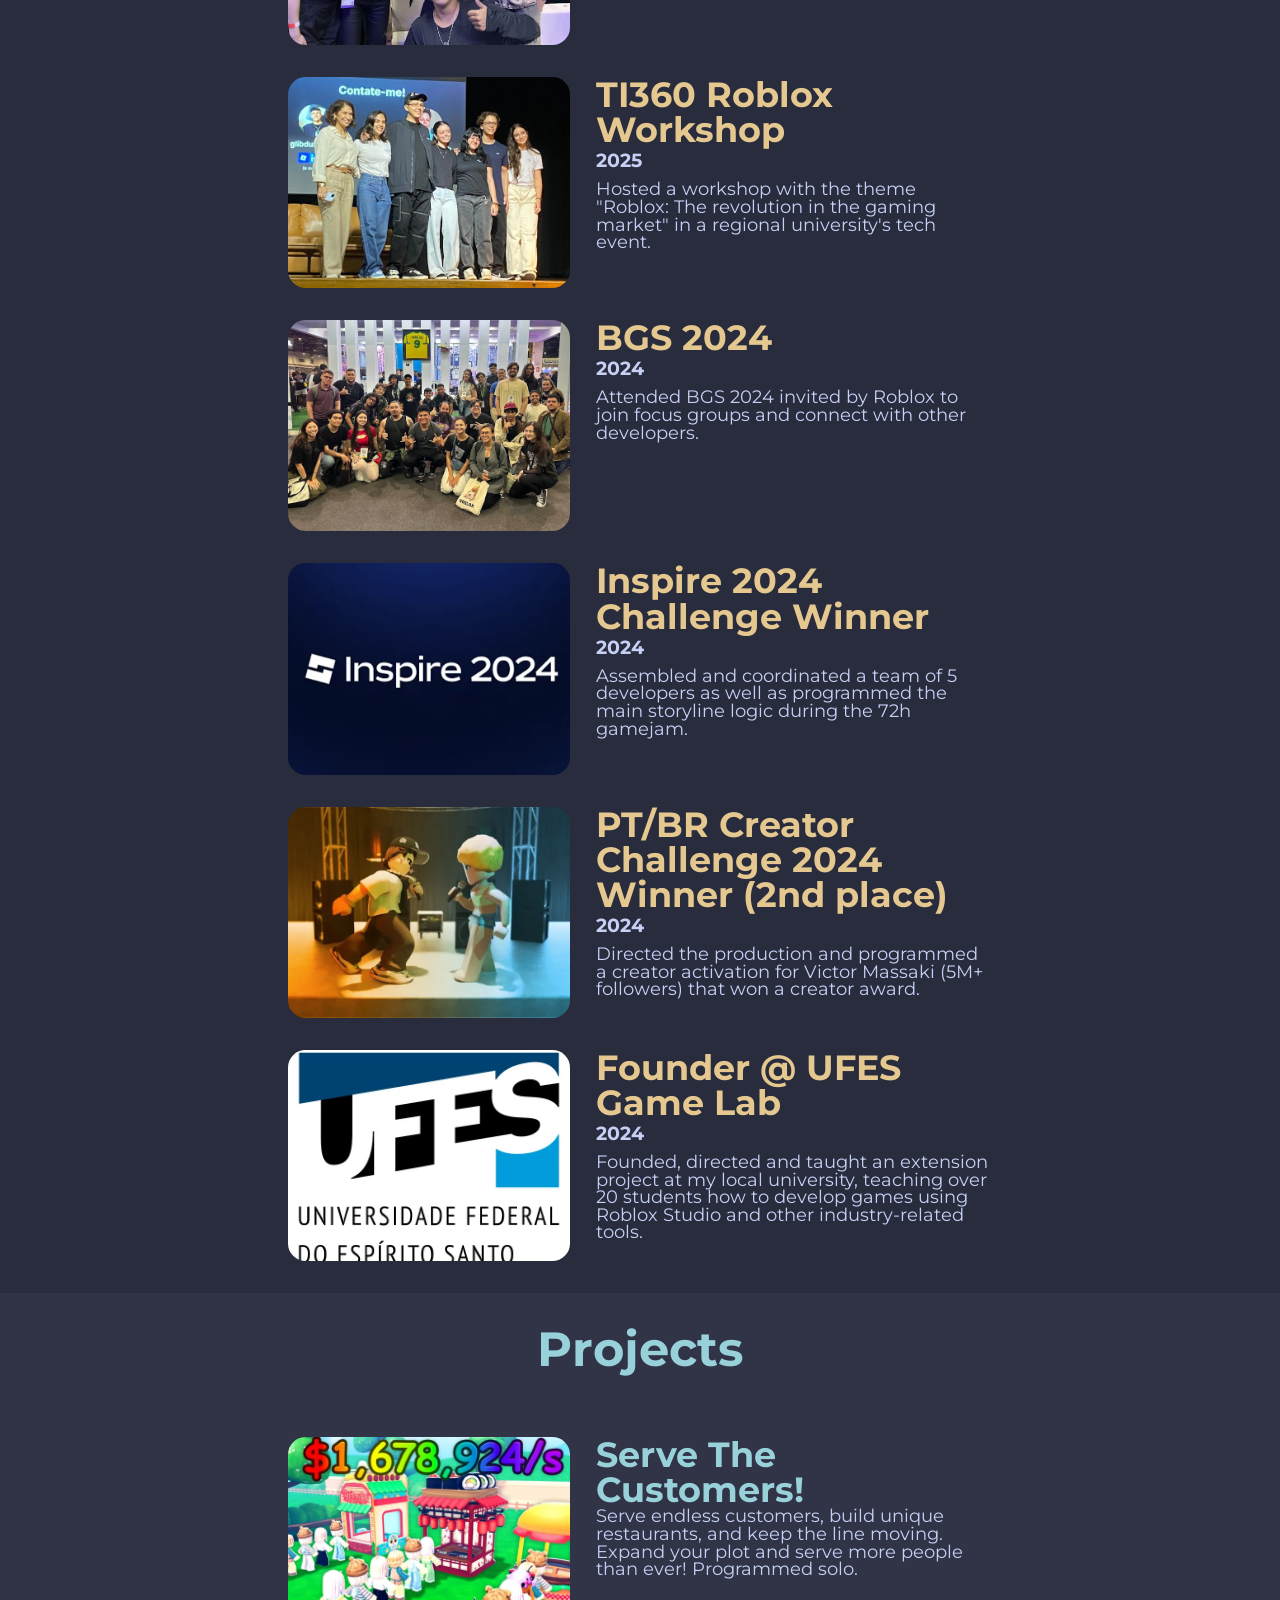
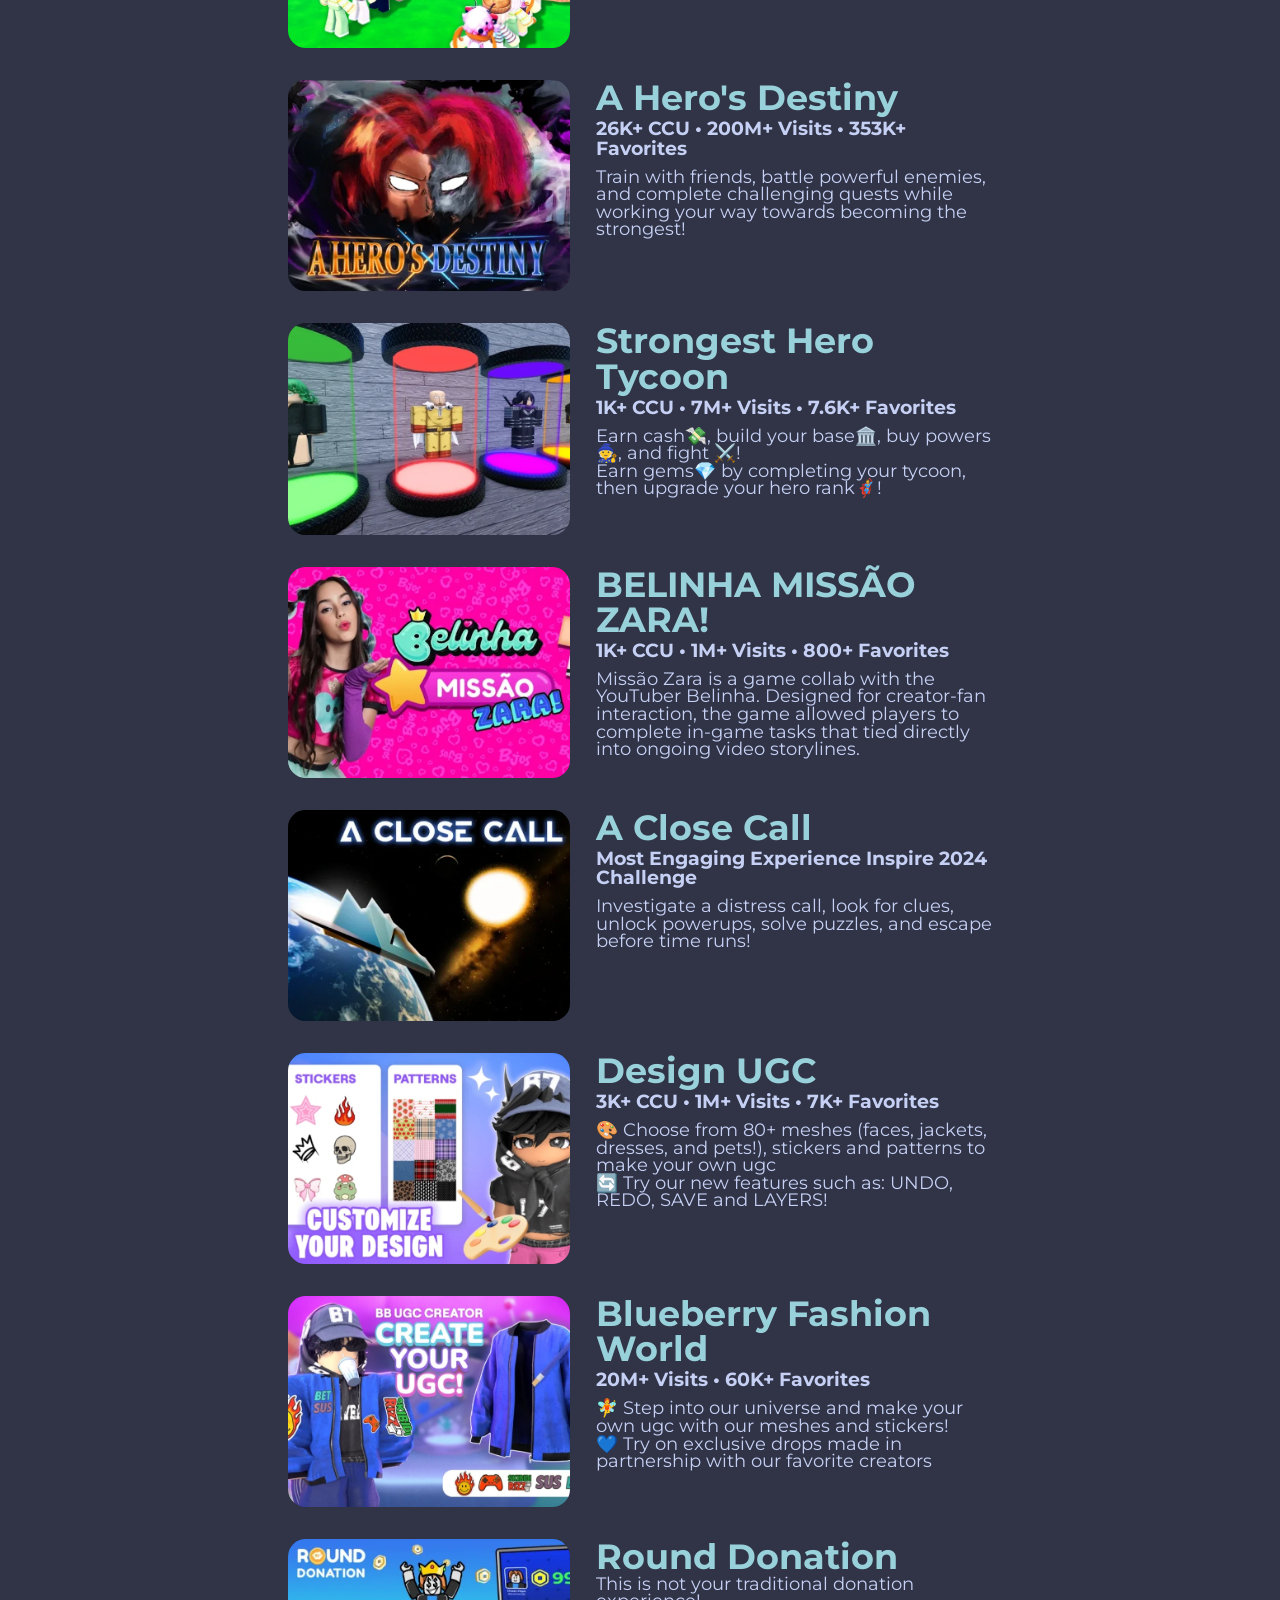
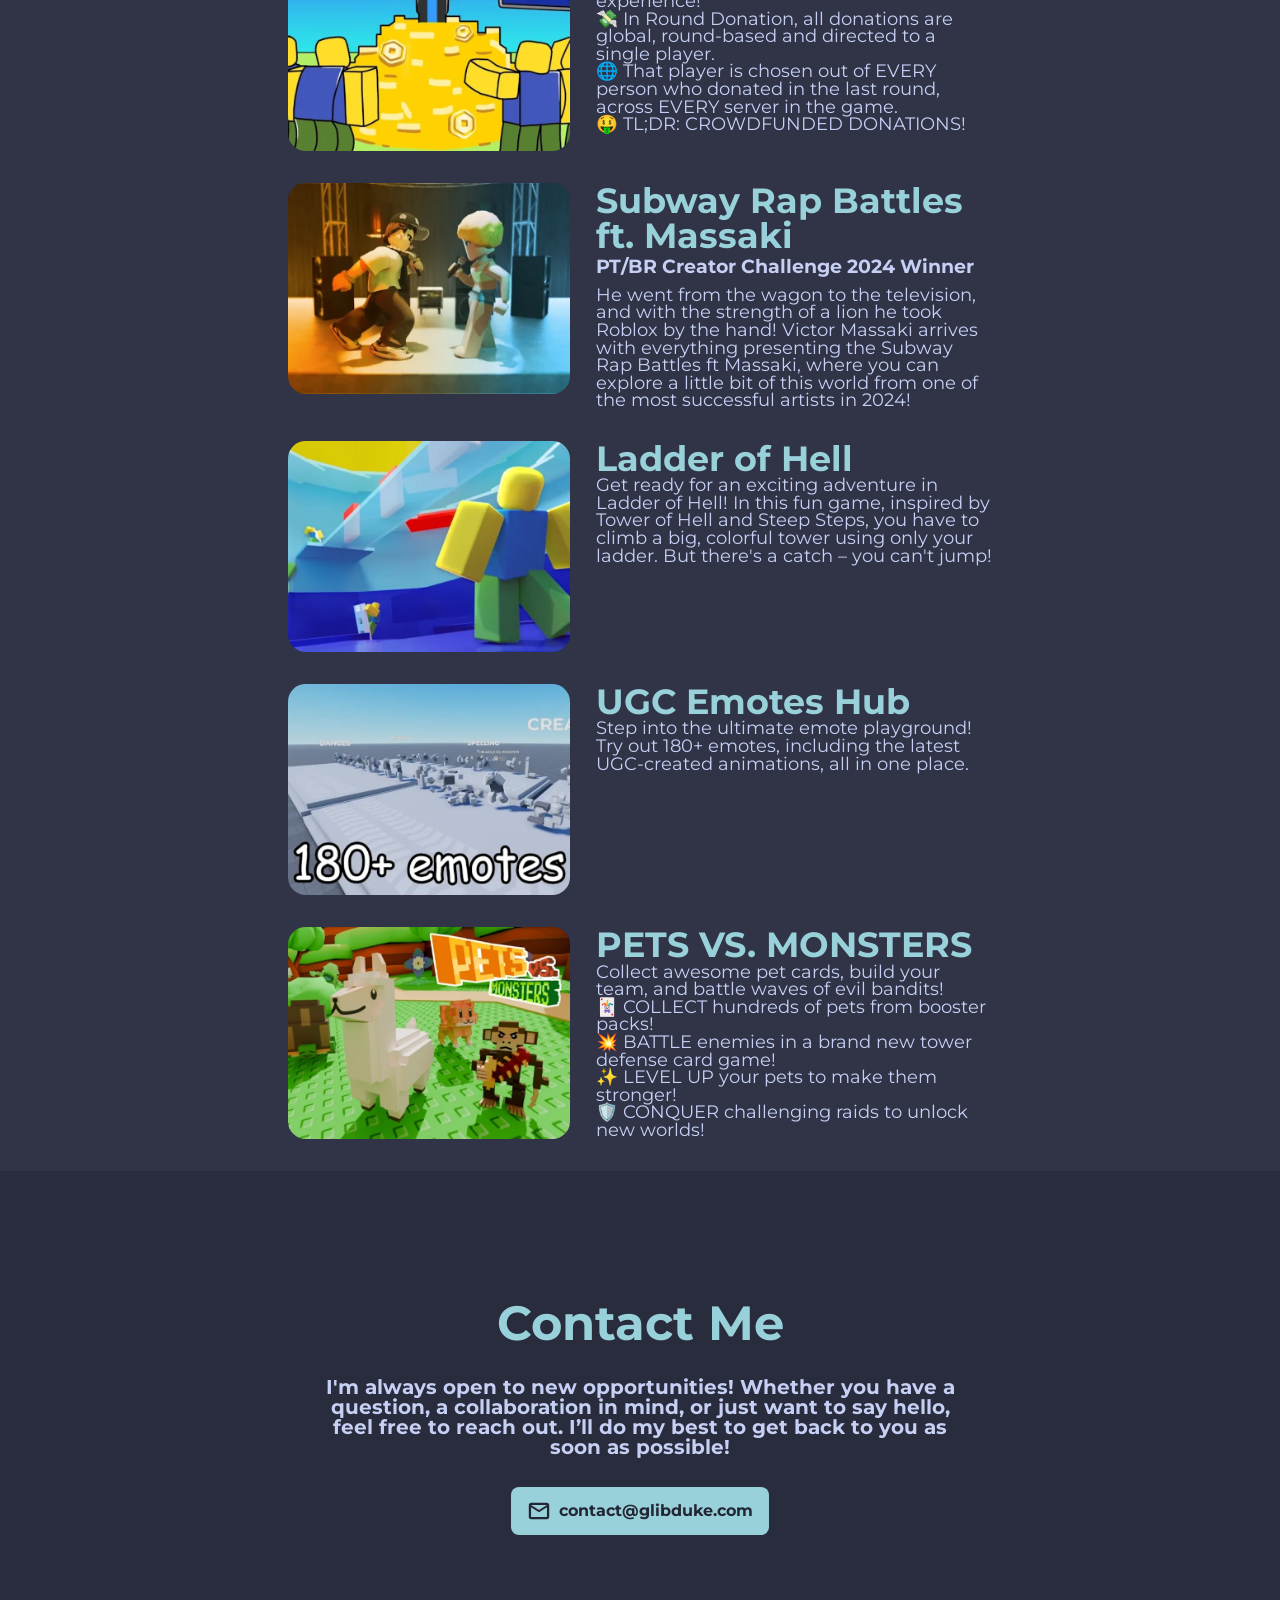
<file: old/index.html>
<html lang="en">
<head>
	<meta charset="UTF-8">
	<meta name="viewport" content="width=device-width, initial-scale=1.0">

	<title>Glib's Page</title>
	<meta name="description" content="Explore my Roblox creations and personal projects all in one place.">

	<!-- OpenGraph Tags -->
	<meta property="og:url" content="https://glibduke.com/">
	<meta property="og:type" content="website">
	<meta property="og:title" content="Glib's Page">
	<meta property="og:description" content="Explore my Roblox creations and personal projects all in one place.">
	<meta property="og:image" content="https://glibduke.com//assets/banner.jpg">

	<!-- Fonts -->
	<link rel="preconnect" href="https://fonts.googleapis.com">
	<link rel="preconnect" href="https://fonts.gstatic.com" crossorigin>
	<link href="https://fonts.googleapis.com/css2?family=Montserrat:ital,wght@0,100..900;1,100..900&display=swap" rel="stylesheet">

	<!-- Links -->
	<link rel="icon" type="image/png" href="/assets/favicon-512.png">
	<link rel="icon" type="image/png" sizes="16x16" href="/assets/favicon-16.png">
	<link rel="icon" type="image/png" sizes="32x32" href="/assets/favicon-32.png">
	<link rel="stylesheet" href="style.css">
</head>
<body>
	<section id="hero" class="hero">
		<div class="hero__content">
			<div class="hero-avatar">
				<img class="hero-avatar__main" src="/assets/linkedinpfp.webp"/>
				<img class="hero-avatar__alt" src="/assets/pfp-main.webp"/>
			</div>

			<div class="hero__about">
				<div class="hero__text">
					<h1>Hugo Martins</h1>
					<h2>Game Developer @ROBLOX</h2>
					<p>
						👋 Hello! I'm Hugo Martins, a 21-year-old game developer making games on ROBLOX since 2020.<br/>
						<br/>
						Throughout my career, I've released a few projects amassing millions of sessions, founded a game-dev university project, spoken and participated in official Roblox events, and won gamejams and challenges.
						<br/>

					</p>
				</div>

				<div class="hero__socials">
					<a class="social" href="https://www.roblox.com/users/137289169/profile" target="_blank" rel="noopener noreferrer">
						<svg role="img" viewBox="0 0 24 24" xmlns="http://www.w3.org/2000/svg"><title>Roblox</title><path d="M18.926 23.998 0 18.892 5.075.002 24 5.108ZM15.348 10.09l-5.282-1.453-1.414 5.273 5.282 1.453z"/></svg>
					</a>
					
					<a class="social" href="https://www.linkedin.com/in/hugo-david-martins-a60a2123b/" target="_blank" rel="noopener noreferrer">
						<svg role="img" viewBox="0 0 310 310" xmlns="http://www.w3.org/2000/svg"><title>LinkedIn</title><path d="M72.16,99.73H9.927c-2.762,0-5,2.239-5,5v199.928c0,2.762,2.238,5,5,5H72.16c2.762,0,5-2.238,5-5V104.73   C77.16,101.969,74.922,99.73,72.16,99.73z"/><path d="M41.066,0.341C18.422,0.341,0,18.743,0,41.362C0,63.991,18.422,82.4,41.066,82.4   c22.626,0,41.033-18.41,41.033-41.038C82.1,18.743,63.692,0.341,41.066,0.341z"/><path d="M230.454,94.761c-24.995,0-43.472,10.745-54.679,22.954V104.73c0-2.761-2.238-5-5-5h-59.599   c-2.762,0-5,2.239-5,5v199.928c0,2.762,2.238,5,5,5h62.097c2.762,0,5-2.238,5-5v-98.918c0-33.333,9.054-46.319,32.29-46.319   c25.306,0,27.317,20.818,27.317,48.034v97.204c0,2.762,2.238,5,5,5H305c2.762,0,5-2.238,5-5V194.995   C310,145.43,300.549,94.761,230.454,94.761z"/></svg>
					</a>

					<a class="social" href="https://www.youtube.com/@glib" target="_blank" rel="noopener noreferrer">
						<svg role="img" viewBox="0 0 24 24" xmlns="http://www.w3.org/2000/svg"><title>YouTube</title><path d="M23.498 6.186a3.016 3.016 0 0 0-2.122-2.136C19.505 3.545 12 3.545 12 3.545s-7.505 0-9.377.505A3.017 3.017 0 0 0 .502 6.186C0 8.07 0 12 0 12s0 3.93.502 5.814a3.016 3.016 0 0 0 2.122 2.136c1.871.505 9.376.505 9.376.505s7.505 0 9.377-.505a3.015 3.015 0 0 0 2.122-2.136C24 15.93 24 12 24 12s0-3.93-.502-5.814zM9.545 15.568V8.432L15.818 12l-6.273 3.568z"/></svg>
					</a>

					<a class="social" href="https://www.tiktok.com/@real_glib" target="_blank" rel="noopener noreferrer">
						<svg role="img" viewBox="0 0 24 24" xmlns="http://www.w3.org/2000/svg"><title>TikTok</title><path d="M12.525.02c1.31-.02 2.61-.01 3.91-.02.08 1.53.63 3.09 1.75 4.17 1.12 1.11 2.7 1.62 4.24 1.79v4.03c-1.44-.05-2.89-.35-4.2-.97-.57-.26-1.1-.59-1.62-.93-.01 2.92.01 5.84-.02 8.75-.08 1.4-.54 2.79-1.35 3.94-1.31 1.92-3.58 3.17-5.91 3.21-1.43.08-2.86-.31-4.08-1.03-2.02-1.19-3.44-3.37-3.65-5.71-.02-.5-.03-1-.01-1.49.18-1.9 1.12-3.72 2.58-4.96 1.66-1.44 3.98-2.13 6.15-1.72.02 1.48-.04 2.96-.04 4.44-.99-.32-2.15-.23-3.02.37-.63.41-1.11 1.04-1.36 1.75-.21.51-.15 1.07-.14 1.61.24 1.64 1.82 3.02 3.5 2.87 1.12-.01 2.19-.66 2.77-1.61.19-.33.4-.67.41-1.06.1-1.79.06-3.57.07-5.36.01-4.03-.01-8.05.02-12.07z"/></svg>
					</a>
					
					<a class="social" href="https://x.com/GlibDuke" target="_blank" rel="noopener noreferrer">
						<svg role="img" viewBox="0 0 24 24" xmlns="http://www.w3.org/2000/svg"><title>X, Twitter</title><path d="M18.901 1.153h3.68l-8.04 9.19L24 22.846h-7.406l-5.8-7.584-6.638 7.584H.474l8.6-9.83L0 1.154h7.594l5.243 6.932ZM17.61 20.644h2.039L6.486 3.24H4.298Z"/></svg>
					</a>

					<a class="social" href="https://www.instagram.com/hugoglib/" target="_blank" rel="noopener noreferrer">
						<svg role="img" viewBox="0 0 24 24" xmlns="http://www.w3.org/2000/svg"><title>Instagram</title><path d="M7.0301.084c-1.2768.0602-2.1487.264-2.911.5634-.7888.3075-1.4575.72-2.1228 1.3877-.6652.6677-1.075 1.3368-1.3802 2.127-.2954.7638-.4956 1.6365-.552 2.914-.0564 1.2775-.0689 1.6882-.0626 4.947.0062 3.2586.0206 3.6671.0825 4.9473.061 1.2765.264 2.1482.5635 2.9107.308.7889.72 1.4573 1.388 2.1228.6679.6655 1.3365 1.0743 2.1285 1.38.7632.295 1.6361.4961 2.9134.552 1.2773.056 1.6884.069 4.9462.0627 3.2578-.0062 3.668-.0207 4.9478-.0814 1.28-.0607 2.147-.2652 2.9098-.5633.7889-.3086 1.4578-.72 2.1228-1.3881.665-.6682 1.0745-1.3378 1.3795-2.1284.2957-.7632.4966-1.636.552-2.9124.056-1.2809.0692-1.6898.063-4.948-.0063-3.2583-.021-3.6668-.0817-4.9465-.0607-1.2797-.264-2.1487-.5633-2.9117-.3084-.7889-.72-1.4568-1.3876-2.1228C21.2982 1.33 20.628.9208 19.8378.6165 19.074.321 18.2017.1197 16.9244.0645 15.6471.0093 15.236-.005 11.977.0014 8.718.0076 8.31.0215 7.0301.0839m.1402 21.6932c-1.17-.0509-1.8053-.2453-2.2287-.408-.5606-.216-.96-.4771-1.3819-.895-.422-.4178-.6811-.8186-.9-1.378-.1644-.4234-.3624-1.058-.4171-2.228-.0595-1.2645-.072-1.6442-.079-4.848-.007-3.2037.0053-3.583.0607-4.848.05-1.169.2456-1.805.408-2.2282.216-.5613.4762-.96.895-1.3816.4188-.4217.8184-.6814 1.3783-.9003.423-.1651 1.0575-.3614 2.227-.4171 1.2655-.06 1.6447-.072 4.848-.079 3.2033-.007 3.5835.005 4.8495.0608 1.169.0508 1.8053.2445 2.228.408.5608.216.96.4754 1.3816.895.4217.4194.6816.8176.9005 1.3787.1653.4217.3617 1.056.4169 2.2263.0602 1.2655.0739 1.645.0796 4.848.0058 3.203-.0055 3.5834-.061 4.848-.051 1.17-.245 1.8055-.408 2.2294-.216.5604-.4763.96-.8954 1.3814-.419.4215-.8181.6811-1.3783.9-.4224.1649-1.0577.3617-2.2262.4174-1.2656.0595-1.6448.072-4.8493.079-3.2045.007-3.5825-.006-4.848-.0608M16.953 5.5864A1.44 1.44 0 1 0 18.39 4.144a1.44 1.44 0 0 0-1.437 1.4424M5.8385 12.012c.0067 3.4032 2.7706 6.1557 6.173 6.1493 3.4026-.0065 6.157-2.7701 6.1506-6.1733-.0065-3.4032-2.771-6.1565-6.174-6.1498-3.403.0067-6.156 2.771-6.1496 6.1738M8 12.0077a4 4 0 1 1 4.008 3.9921A3.9996 3.9996 0 0 1 8 12.0077"/></svg>
					</a>

					<a class="social" href="https://discord.gg/DxZBpqBBZ7" target="_blank" rel="noopener noreferrer">
						<svg role="img" viewBox="0 0 24 24" xmlns="http://www.w3.org/2000/svg"><title>Discord</title><path d="M20.317 4.3698a19.7913 19.7913 0 00-4.8851-1.5152.0741.0741 0 00-.0785.0371c-.211.3753-.4447.8648-.6083 1.2495-1.8447-.2762-3.68-.2762-5.4868 0-.1636-.3933-.4058-.8742-.6177-1.2495a.077.077 0 00-.0785-.037 19.7363 19.7363 0 00-4.8852 1.515.0699.0699 0 00-.0321.0277C.5334 9.0458-.319 13.5799.0992 18.0578a.0824.0824 0 00.0312.0561c2.0528 1.5076 4.0413 2.4228 5.9929 3.0294a.0777.0777 0 00.0842-.0276c.4616-.6304.8731-1.2952 1.226-1.9942a.076.076 0 00-.0416-.1057c-.6528-.2476-1.2743-.5495-1.8722-.8923a.077.077 0 01-.0076-.1277c.1258-.0943.2517-.1923.3718-.2914a.0743.0743 0 01.0776-.0105c3.9278 1.7933 8.18 1.7933 12.0614 0a.0739.0739 0 01.0785.0095c.1202.099.246.1981.3728.2924a.077.077 0 01-.0066.1276 12.2986 12.2986 0 01-1.873.8914.0766.0766 0 00-.0407.1067c.3604.698.7719 1.3628 1.225 1.9932a.076.076 0 00.0842.0286c1.961-.6067 3.9495-1.5219 6.0023-3.0294a.077.077 0 00.0313-.0552c.5004-5.177-.8382-9.6739-3.5485-13.6604a.061.061 0 00-.0312-.0286zM8.02 15.3312c-1.1825 0-2.1569-1.0857-2.1569-2.419 0-1.3332.9555-2.4189 2.157-2.4189 1.2108 0 2.1757 1.0952 2.1568 2.419 0 1.3332-.9555 2.4189-2.1569 2.4189zm7.9748 0c-1.1825 0-2.1569-1.0857-2.1569-2.419 0-1.3332.9554-2.4189 2.1569-2.4189 1.2108 0 2.1757 1.0952 2.1568 2.419 0 1.3332-.946 2.4189-2.1568 2.4189Z"/></svg>
					</a>
				</div>
			</div>
		</div>
	</section>

	<section id="experience" class="achievements achievements--experience">
		<div class="achievements__header">
			<h1>Experience</h1>
		</div>

		<div class="achievements__content">
			<div class="achievement">
				<div class="achievement__image">
					<img src="/assets/lcs.jpg"/>
				</div>
				
				<div class="achievement__content">
					<div class="achievement__text">
						<h1>Lead Programmer @ Los Calientes Studio</h1>
						<h2>Nov 2025 - Present</h2>
						<p>Responsible for programming all of our projects from the ground-up, leading interns and working closely with direction with a team of 9 developers.</p>
					</div>
				</div>
			</div>

			<div class="achievement">
				<div class="achievement__image">
					<img src="/assets/blueberry.webp"/>
				</div>
				
				<div class="achievement__content">
					<div class="achievement__text">
						<h1>Producer @ BLUEBERRY</h1>
						<h2>Nov 2025 - Apr 2026</h2>
						<p>Game producer responsible for idealizing and releasing Design UGC! and Make It Fashion!, leading a team of developers and artists to quickly bring the game into reality to keep up with Roblox's fast-paced market.</p>
					</div>
				</div>
			</div>

			<div class="achievement">
				<div class="achievement__image">
					<img src="/assets/unlimited-fusions-studios.webp"/>
				</div>
				
				<div class="achievement__content">
					<div class="achievement__text">
						<h1>Founder @ Unlimited Fusions</h1>
						<h2>Nov 2024 - Nov 2025</h2>
						<p>Co-Founder of Unlimited Fusions, a multi-disciplinary game development studio that creates original games and brings both creator and brand activations to life through immersive Roblox experiences.</p>
					</div>
				</div>
			</div>

			<div class="achievement">
				<div class="achievement__image">
					<img src="/assets/bingle-games.webp"/>
				</div>
				
				<div class="achievement__content">
					<div class="achievement__text">
						<h1>Co-Founder @ Bingle Games</h1>
						<h2>2020 - Present</h2>
						<p>Co-Founder of Bingle Games, a game development studio specializing in creating games on the Roblox platform. Our projects have peaked at over 26 thousand concurrent players and amassed over 250 million play sessions in total.</p>
					</div>
				</div>
			</div>

			<div class="achievement">
				<div class="achievement__image">
					<img src="/assets/logoufes.webp"/>
				</div>
				
				<div class="achievement__content">
					<div class="achievement__text">
						<h1>Undergraduate in Computer Science @ UFES</h1>
						<h2>2023-2029 (Paused)</h2>
						<p>Pursuing a Bachelor's degree at Universidade Federal do Espirito Santo (currently paused to focus on my Roblox Career).</p>
					</div>
				</div>
			</div>
		</div>
	</section>

	<section id="highlights" class="achievements achievements--highlights">
		<div class="achievements__header">
			<h1>Highlights</h1>
		</div>

		<div class="achievements__content">
			<div class="achievement">
				<div class="achievement__image">
					<img src="/assets/rjspeaker.webp"/>
				</div>
				
				<div class="achievement__content">
					<div class="achievement__text">
						<h1>Creators Tour RJ 2025 Speaker</h1>
						<h2>2025</h2>
						<p>Spoke about my miscellaneous experiences as a Roblox Developer at Roblox's Creators Tour event.</p>
					</div>
				</div>
			</div>
			
			<div class="achievement">
				<div class="achievement__image">
					<img src="/assets/inspire-speaker-2025.webp"/>
				</div>
				
				<div class="achievement__content">
					<div class="achievement__text">
						<h1>Inspire 2025 Speaker</h1>
						<h2>2025</h2>
						<p>Hosted an introductory programming workshop on Roblox Inspire.</p>
					</div>
				</div>
			</div>

			<div class="achievement">
				<div class="achievement__image">
					<img src="/assets/rdc-2025.webp"/>
				</div>
				
				<div class="achievement__content">
					<div class="achievement__text">
						<h1>RDC 25 In-Person Attendee</h1>
						<h2>2025</h2>
						<p>Attended RDC 25 representing Unlimited Fusions Studios.</p>
					</div>
				</div>
			</div>

			<div class="achievement">
				<div class="achievement__image">
					<img src="/assets/sp-creators-tour-2025.webp"/>
				</div>
				
				<div class="achievement__content">
					<div class="achievement__text">
						<h1>SP Creators Tour 2025</h1>
						<h2>2025</h2>
						<p>Attended and conducted a round table in the regional Roblox Creators Tour in São Paulo.</p>
					</div>
				</div>
			</div>

			<div class="achievement">
				<div class="achievement__image">
					<img src="/assets/gamescom-2025.webp"/>
				</div>
				
				<div class="achievement__content">
					<div class="achievement__text">
						<h1>Gamescom 2025</h1>
						<h2>2025</h2>
						<p>Participated in Gamescom LATAM 2025 invited by Roblox to join focus groups and connect with other developers.</p>
					</div>
				</div>
			</div>

			<div class="achievement">
				<div class="achievement__image">
					<img src="/assets/ti360-roblox-workshop.webp"/>
				</div>
				
				<div class="achievement__content">
					<div class="achievement__text">
						<h1>TI360 Roblox Workshop</h1>
						<h2>2025</h2>
						<p>Hosted a workshop with the theme "Roblox: The revolution in the gaming market" in a regional university's tech event.</p>
					</div>
				</div>
			</div>

			<div class="achievement">
				<div class="achievement__image">
					<img src="/assets/bgs-2024.webp"/>
				</div>
				
				<div class="achievement__content">
					<div class="achievement__text">
						<h1>BGS 2024</h1>
						<h2>2024</h2>
						<p>Attended BGS 2024 invited by Roblox to join focus groups and connect with other developers.</p>
					</div>
				</div>
			</div>

			<div class="achievement">
				<div class="achievement__image">
					<img src="/assets/inspire-challenge-2024.webp"/>
				</div>
				
				<div class="achievement__content">
					<div class="achievement__text">
						<h1>Inspire 2024 Challenge Winner</h1>
						<h2>2024</h2>
						<p>Assembled and coordinated a team of 5 developers as well as programmed the main storyline logic during the 72h gamejam.</p>
					</div>
				</div>
			</div>

			<div class="achievement">
				<div class="achievement__image">
					<img src="/assets/ptbr-challenge-2024.webp"/>
				</div>
				
				<div class="achievement__content">
					<div class="achievement__text">
						<h1>PT/BR Creator Challenge 2024 Winner (2nd place)</h1>
						<h2>2024</h2>
						<p>Directed the production and programmed a creator activation for Victor Massaki (5M+ followers) that won a creator award.</p>
					</div>
				</div>
			</div>

			<div class="achievement">
				<div class="achievement__image">
					<img src="/assets/logoufes.webp"/>
				</div>
				
				<div class="achievement__content">
					<div class="achievement__text">
						<h1>Founder @ UFES Game Lab</h1>
						<h2>2024</h2>
						<p>Founded, directed and taught an extension project at my local university, teaching over 20 students how to develop games using Roblox Studio and other industry-related tools.</p>
					</div>
				</div>
			</div>
		</div>
	</section>

	<section id="projects" class="achievements achievements--projects">
		<div class="achievements__header">
			<h1>Projects</h1>
		</div>

		<div class="achievements__content">
			<div class="achievement">
				<a class="achievement__image achievement__image--play" href="https://www.roblox.com/games/120424429814872/Serve-the-Customers"  target="_blank" rel="noopener noreferrer">
					<img src="/assets/stc.webp"/>
					<div class="achievement__play-icon">
						<svg xmlns="http://www.w3.org/2000/svg" height="24px" viewBox="0 -960 960 960" width="24px" fill="#e3e3e3"><path d="M320-200v-560l440 280-440 280Z"/></svg>
					</div>
				</a>
				
				<div class="achievement__content">
					<div class="achievement__text">
						<h1>Serve The Customers!</h1>
						<p>Serve endless customers, build unique restaurants, and keep the line moving. Expand your plot and serve more people than ever! Programmed solo.</p>
					</div>
				</div>
			</div>
			
			<div class="achievement">
				<a class="achievement__image achievement__image--play" href="https://www.roblox.com/games/6461766546/3X-STATS-A-Heros-Destiny"  target="_blank" rel="noopener noreferrer">
					<img src="/assets/a-heros-destiny.webp"/>
					<div class="achievement__play-icon">
						<svg xmlns="http://www.w3.org/2000/svg" height="24px" viewBox="0 -960 960 960" width="24px" fill="#e3e3e3"><path d="M320-200v-560l440 280-440 280Z"/></svg>
					</div>
				</a>
				
				<div class="achievement__content">
					<div class="achievement__text">
						<h1>A Hero's Destiny</h1>
						<h2>26K+ CCU • 200M+ Visits • 353K+ Favorites</h2>
						<p>Train with friends, battle powerful enemies, and complete challenging quests while working your way towards becoming the strongest!</p>
					</div>
				</div>
			</div>

			<div class="achievement">
				<a class="achievement__image achievement__image--play" href="https://www.roblox.com/games/15170950524/Strongest-Hero-Tycoon"  target="_blank" rel="noopener noreferrer">
					<img src="/assets/strongest-hero-tycoon.webp"/>
					<div class="achievement__play-icon">
						<svg xmlns="http://www.w3.org/2000/svg" height="24px" viewBox="0 -960 960 960" width="24px" fill="#e3e3e3"><path d="M320-200v-560l440 280-440 280Z"/></svg>
					</div>
				</a>
				
				<div class="achievement__content">
					<div class="achievement__text">
						<h1>Strongest Hero Tycoon</h1>
						<h2>1K+ CCU • 7M+ Visits • 7.6K+ Favorites</h2>
						<p>
							Earn cash💸, build your base🏛️, buy powers🧙, and fight ⚔️!<br/>
							Earn gems💎 by completing your tycoon, then upgrade your hero rank🦸!
						</p>
					</div>
				</div>
			</div>

			<div class="achievement">
				<a class="achievement__image achievement__image--play" href="https://www.roblox.com/games/103497891256081/BELINHA-MISS-O-ZARA" target="_blank" rel="noopener noreferrer">
					<img src="/assets/belinha-missao-zara.webp"/>
					<div class="achievement__play-icon">
						<svg xmlns="http://www.w3.org/2000/svg" height="24px" viewBox="0 -960 960 960" width="24px" fill="#e3e3e3"><path d="M320-200v-560l440 280-440 280Z"/></svg>
					</div>
				</a>
				
				<div class="achievement__content">
					<div class="achievement__text">
						<h1>BELINHA MISSÃO ZARA!</h1>
						<h2>1K+ CCU • 1M+ Visits • 800+ Favorites</h2>
						<p>Missão Zara is a game collab with the YouTuber Belinha. Designed for creator-fan interaction, the game allowed players to complete in-game tasks that tied directly into ongoing video storylines.</p>
					</div>
				</div>
			</div>

			<div class="achievement">
				<a class="achievement__image achievement__image--play" href="https://www.roblox.com/games/18933012656/A-Close-Call" target="_blank" rel="noopener noreferrer">
					<img src="/assets/a-close-call.webp"/>
					<div class="achievement__play-icon">
						<svg xmlns="http://www.w3.org/2000/svg" height="24px" viewBox="0 -960 960 960" width="24px" fill="#e3e3e3"><path d="M320-200v-560l440 280-440 280Z"/></svg>
					</div>
				</a>
				
				<div class="achievement__content">
					<div class="achievement__text">
						<h1>A Close Call</h1>
						<h2>Most Engaging Experience Inspire 2024 Challenge</h2>
						<p>Investigate a distress call, look for clues, unlock powerups, solve puzzles, and escape before time runs!</p>
					</div>
				</div>
			</div>

			<div class="achievement">
				<a class="achievement__image achievement__image--play" href="https://www.roblox.com/games/92883716582058/Design-UGC" target="_blank" rel="noopener noreferrer">
					<img src="/assets/design-ugc.webp"/>
					<div class="achievement__play-icon">
						<svg xmlns="http://www.w3.org/2000/svg" height="24px" viewBox="0 -960 960 960" width="24px" fill="#e3e3e3"><path d="M320-200v-560l440 280-440 280Z"/></svg>
					</div>
				</a>
				
				<div class="achievement__content">
					<div class="achievement__text">
						<h1>Design UGC</h1>
						<h2>3K+ CCU • 1M+ Visits • 7K+ Favorites</h2>
						<p>
							🎨 Choose from 80+ meshes (faces, jackets, dresses, and pets!), stickers and patterns to make your own ugc<br/>
							🔄 Try our new features such as: UNDO, REDO, SAVE and LAYERS! 
						</p>
					</div>
				</div>
			</div>

			<div class="achievement">
				<a class="achievement__image achievement__image--play" href="https://www.roblox.com/games/11452349236/Blueberry-Fashion-World" target="_blank" rel="noopener noreferrer">
					<img src="/assets/blueberry-fashion-world.webp"/>
					<div class="achievement__play-icon">
						<svg xmlns="http://www.w3.org/2000/svg" height="24px" viewBox="0 -960 960 960" width="24px" fill="#e3e3e3"><path d="M320-200v-560l440 280-440 280Z"/></svg>
					</div>
				</a>
				
				<div class="achievement__content">
					<div class="achievement__text">
						<h1>Blueberry Fashion World</h1>
						<h2>20M+ Visits • 60K+ Favorites</h2>
						<p>
							🧚 Step into our universe and make your own ugc with our meshes and stickers!<br/>
							💙 Try on exclusive drops made in partnership with our favorite creators 
						</p>
					</div>
				</div>
			</div>

			<div class="achievement">
				<a class="achievement__image achievement__image--play" href="https://www.roblox.com/games/115141122165755/Round-Donation" target="_blank" rel="noopener noreferrer">
					<img src="/assets/round-donation.webp"/>
					<div class="achievement__play-icon">
						<svg xmlns="http://www.w3.org/2000/svg" height="24px" viewBox="0 -960 960 960" width="24px" fill="#e3e3e3"><path d="M320-200v-560l440 280-440 280Z"/></svg>
					</div>
				</a>
				
				<div class="achievement__content">
					<div class="achievement__text">
						<h1>Round Donation</h1>
						<p>
							This is not your traditional donation experience!<br/>
							💸 In Round Donation, all donations are global, round-based and directed to a single player.<br/>
							🌐 That player is chosen out of EVERY person who donated in the last round, across EVERY server in the game.<br/>
							🤑 TL;DR: CROWDFUNDED DONATIONS!
						</p>
					</div>
				</div>
			</div>

			<div class="achievement">
				<a class="achievement__image achievement__image--play" href="https://www.roblox.com/games/124841943898420/Batalha-No-Vag-o-ft-Victor-Massaki" target="_blank" rel="noopener noreferrer">
					<img src="/assets/subway-rap-battles.webp"/>
					<div class="achievement__play-icon">
						<svg xmlns="http://www.w3.org/2000/svg" height="24px" viewBox="0 -960 960 960" width="24px" fill="#e3e3e3"><path d="M320-200v-560l440 280-440 280Z"/></svg>
					</div>
				</a>
				
				<div class="achievement__content">
					<div class="achievement__text">
						<h1>Subway Rap Battles ft. Massaki</h1>
						<h2>PT/BR Creator Challenge 2024 Winner</h2>
						<p>He went from the wagon to the television, and with the strength of a lion he took Roblox by the hand! Victor Massaki arrives with everything presenting the Subway Rap Battles ft Massaki, where you can explore a little bit of this world from one of the most successful artists in 2024!</p>
					</div>
				</div>
			</div>

			<div class="achievement">
				<a class="achievement__image achievement__image--play" href="https://www.roblox.com/games/17062107075/Ladder-of-Hell" target="_blank" rel="noopener noreferrer">
					<img src="/assets/ladder-of-hell.webp"/>
					<div class="achievement__play-icon">
						<svg xmlns="http://www.w3.org/2000/svg" height="24px" viewBox="0 -960 960 960" width="24px" fill="#e3e3e3"><path d="M320-200v-560l440 280-440 280Z"/></svg>
					</div>
				</a>
				
				<div class="achievement__content">
					<div class="achievement__text">
						<h1>Ladder of Hell</h1>
						<p>Get ready for an exciting adventure in Ladder of Hell! In this fun game, inspired by Tower of Hell and Steep Steps, you have to climb a big, colorful tower using only your ladder. But there's a catch – you can't jump!</p>
					</div>
				</div>
			</div>

			<div class="achievement">
				<a class="achievement__image achievement__image--play" href="https://www.roblox.com/games/96336599853329/UGC-Emotes-Hub" target="_blank" rel="noopener noreferrer">
					<img src="/assets/ugc-emotes-hub.webp"/>
					<div class="achievement__play-icon">
						<svg xmlns="http://www.w3.org/2000/svg" height="24px" viewBox="0 -960 960 960" width="24px" fill="#e3e3e3"><path d="M320-200v-560l440 280-440 280Z"/></svg>
					</div>
				</a>
				
				<div class="achievement__content">
					<div class="achievement__text">
						<h1>UGC Emotes Hub</h1>
						<p>Step into the ultimate emote playground! Try out 180+ emotes, including the latest UGC-created animations, all in one place.</p>
					</div>
				</div>
			</div>

			<div class="achievement">
				<a class="achievement__image achievement__image--play" href="https://www.roblox.com/games/106098137333680/PETS-VS-MONSTERS" target="_blank" rel="noopener noreferrer">
					<img src="/assets/pets-vs-monsters.webp"/>
					<div class="achievement__play-icon">
						<svg xmlns="http://www.w3.org/2000/svg" height="24px" viewBox="0 -960 960 960" width="24px" fill="#e3e3e3"><path d="M320-200v-560l440 280-440 280Z"/></svg>
					</div>
				</a>
				
				<div class="achievement__content">
					<div class="achievement__text">
						<h1>PETS VS. MONSTERS</h1>
						<p>
							Collect awesome pet cards, build your team, and battle waves of evil bandits!<br>
							🃏 COLLECT hundreds of pets from booster packs!<br>
							💥 BATTLE enemies in a brand new tower defense card game!<br>
							✨ LEVEL UP your pets to make them stronger!<br>
							🛡️ CONQUER challenging raids to unlock new worlds! 
						</p>
					</div>
				</div>
			</div>
		</div>
	</section>

	<section id="contact" class="contact">
		<div class="contact__content">
			<div class="contact__text">
				<h1>Contact Me</h1>
				<h2>I'm always open to new opportunities! Whether you have a question, a collaboration in mind, or just want to say hello, feel free to reach out. I’ll do my best to get back to you as soon as possible!</h2>
			</div>

			<a class="contact-button" href="mailto:contact@glibduke.com">
				<svg xmlns="http://www.w3.org/2000/svg" height="24px" viewBox="0 -960 960 960" width="24px" fill="#e3e3e3"><path d="M162.87-151.87q-37.78 0-64.39-26.61t-26.61-64.39v-474.26q0-37.78 26.61-64.39t64.39-26.61h634.26q37.78 0 64.39 26.61t26.61 64.39v474.26q0 37.78-26.61 64.39t-64.39 26.61H162.87ZM480-429.72l-317.13-200v386.85h634.26v-386.85L480-429.72Zm0-87.41 317.13-200H162.87l317.13 200ZM162.87-629.72v-87.41 474.26-386.85Z"/></svg>
				<p>contact@glibduke.com</p>
			</a>
		</div>
	</section>
</body>
</html>
</file>
<file: style.css>
/* ============================================
   VARIABLES
   ============================================ */
:root {
	--bg-deep: #111111;
	--bg-primary: #161616;
	--bg-card: rgba(255, 255, 255, 0.04);
	--bg-card-hover: rgba(255, 255, 255, 0.07);
	--border-subtle: rgba(255, 255, 255, 0.08);
	--border-hover: rgba(255, 255, 255, 0.15);
	--accent: #ffffff;
	--accent-glow: rgba(255, 255, 255, 0.1);
	--accent-secondary: #a0a0a0;
	--gold: #d0d0d0;
	--gold-glow: rgba(255, 255, 255, 0.08);
	--text-primary: #eeeeee;
	--text-secondary: rgba(255, 255, 255, 0.5);
	--text-muted: rgba(255, 255, 255, 0.3);
	--radius: 16px;
	--radius-sm: 10px;
}

/* ============================================
   RESET & BASE
   ============================================ */
*, *::before, *::after {
	box-sizing: border-box;
	margin: 0;
	padding: 0;
}

html {
	scroll-behavior: smooth;
}

body {
	font-family: 'Inter', -apple-system, BlinkMacSystemFont, sans-serif;
	background: var(--bg-deep);
	color: var(--text-primary);
	line-height: 1.6;
	overflow-x: hidden;
	-webkit-font-smoothing: antialiased;
}

a {
	text-decoration: none;
	color: inherit;
}

img {
	display: block;
	max-width: 100%;
}

/* ============================================
   BACKGROUND
   ============================================ */
.bg-gradient {
	display: none;
}

.bg-grid {
	display: none;
}

/* ============================================
   SCROLL REVEAL
   ============================================ */
.reveal {
	opacity: 0;
	transform: translateY(40px);
	transition: opacity 0.8s cubic-bezier(0.16, 1, 0.3, 1),
	            transform 0.8s cubic-bezier(0.16, 1, 0.3, 1);
}

.reveal.revealed {
	opacity: 1;
	transform: translateY(0);
}

/* Stagger children */
.highlights-grid .reveal:nth-child(2) { transition-delay: 0.05s; }
.highlights-grid .reveal:nth-child(3) { transition-delay: 0.1s; }
.highlights-grid .reveal:nth-child(4) { transition-delay: 0.15s; }
.projects-grid .reveal:nth-child(2) { transition-delay: 0.05s; }
.projects-grid .reveal:nth-child(3) { transition-delay: 0.1s; }

/* ============================================
   NAVIGATION
   ============================================ */
.nav {
	position: fixed;
	top: 0;
	left: 0;
	right: 0;
	z-index: 100;
	display: flex;
	justify-content: space-between;
	align-items: center;
	padding: 1.25rem 2.5rem;
	transition: all 0.4s ease;
}

.nav--scrolled {
	background: rgba(17, 17, 17, 0.9);
	backdrop-filter: blur(20px) saturate(1.5);
	-webkit-backdrop-filter: blur(20px) saturate(1.5);
	border-bottom: 1px solid var(--border-subtle);
	padding: 0.75rem 2.5rem;
}

.nav__logo {
	font-size: 1.5rem;
	font-weight: 800;
	letter-spacing: -0.03em;
	color: var(--text-primary);
}

.nav__links {
	display: flex;
	align-items: center;
	gap: 2rem;
}

.nav__links a {
	font-size: 0.875rem;
	font-weight: 500;
	color: var(--text-secondary);
	transition: color 0.2s;
}

.nav__links a:hover {
	color: var(--text-primary);
}

.nav__cta {
	background: var(--bg-card);
	border: 1px solid var(--border-subtle);
	padding: 0.5rem 1.25rem;
	border-radius: 100px;
	transition: all 0.2s !important;
}

.nav__cta:hover {
	background: var(--bg-card-hover) !important;
	border-color: var(--border-hover) !important;
	color: var(--text-primary) !important;
}

/* ============================================
   HERO
   ============================================ */
.hero {
	min-height: 100vh;
	display: flex;
	align-items: center;
	justify-content: center;
	padding: 6rem 2rem;
}

.hero__content {
	display: flex;
	align-items: center;
	gap: 4rem;
	max-width: 72rem;
	width: 100%;
}

.hero__avatar-wrap {
	position: relative;
	flex-shrink: 0;
}

.hero-avatar {
	position: relative;
	width: 16rem;
	height: 16rem;
	border-radius: 50%;
	overflow: hidden;
	cursor: pointer;
}

.hero-avatar img {
	position: absolute;
	width: 100%;
	height: 100%;
	object-fit: cover;
	transition: opacity 0.5s ease;
}

.hero-avatar__alt {
	opacity: 0;
}

.hero-avatar:hover .hero-avatar__main {
	opacity: 0;
}

.hero-avatar:hover .hero-avatar__alt {
	opacity: 1;
}

.hero-avatar__ring {
	position: absolute;
	inset: -4px;
	border-radius: 50%;
	border: 2px solid var(--border-subtle);
}

.hero__info {
	flex: 1;
}

.hero__tag {
	display: inline-block;
	font-size: 0.75rem;
	font-weight: 600;
	text-transform: uppercase;
	letter-spacing: 0.15em;
	color: var(--text-secondary);
	background: var(--bg-card);
	border: 1px solid var(--border-subtle);
	padding: 0.35rem 1rem;
	border-radius: 100px;
	margin-bottom: 1.25rem;
}

.hero__name {
	font-size: 4rem;
	font-weight: 800;
	letter-spacing: -0.03em;
	line-height: 1.1;
	margin-bottom: 0.5rem;
	color: var(--text-primary);
}

.hero__role {
	font-size: 1.25rem;
	color: var(--text-secondary);
	margin-bottom: 1.25rem;
}

.hero__role .accent {
	color: var(--text-primary);
	font-weight: 700;
}

.hero__bio {
	font-size: 1rem;
	color: var(--text-secondary);
	max-width: 36rem;
	line-height: 1.7;
	margin-bottom: 2rem;
}

.hero__stats {
	display: flex;
	gap: 2.5rem;
	margin-bottom: 2rem;
	padding: 1.5rem 0;
	border-top: 1px solid var(--border-subtle);
	border-bottom: 1px solid var(--border-subtle);
}

.stat {
	display: flex;
	flex-direction: column;
}

.stat__number {
	font-size: 1.75rem;
	font-weight: 800;
	letter-spacing: -0.02em;
	color: var(--text-primary);
}

.stat__label {
	font-size: 0.75rem;
	font-weight: 500;
	text-transform: uppercase;
	letter-spacing: 0.1em;
	color: var(--text-muted);
	margin-top: 0.25rem;
}

.hero__socials {
	display: flex;
	flex-wrap: wrap;
	gap: 0.75rem;
}

.social {
	width: 2.75rem;
	height: 2.75rem;
	display: flex;
	align-items: center;
	justify-content: center;
	padding: 0.625rem;
	border-radius: var(--radius-sm);
	background: var(--bg-card);
	border: 1px solid var(--border-subtle);
	transition: all 0.25s ease;
}

.social svg {
	fill: var(--text-secondary);
	transition: fill 0.25s ease;
	width: 100%;
	height: 100%;
}

.social:hover {
	transform: translateY(-3px);
	border-color: var(--border-hover);
	background: var(--bg-card-hover);
	box-shadow: 0 8px 24px rgba(0, 0, 0, 0.3);
}

.social:hover svg {
	fill: var(--text-primary);
}

/* ============================================
   SECTIONS
   ============================================ */
.section {
	padding: 6rem 2rem;
	max-width: 72rem;
	margin: 0 auto;
}

.section--alt {
	max-width: none;
	background: linear-gradient(180deg, rgba(255,255,255,0.01) 0%, rgba(255,255,255,0.03) 50%, rgba(255,255,255,0.01) 100%);
}

.section--alt > .section__header,
.section--alt > .highlights-grid {
	max-width: 72rem;
	margin-left: auto;
	margin-right: auto;
}

.section--contact {
	max-width: none;
}

.section__header {
	text-align: center;
	margin-bottom: 4rem;
}

.section__tag {
	display: inline-block;
	font-size: 0.7rem;
	font-weight: 600;
	text-transform: uppercase;
	letter-spacing: 0.15em;
	color: var(--text-secondary);
	background: var(--bg-card);
	border: 1px solid var(--border-subtle);
	padding: 0.35rem 1rem;
	border-radius: 100px;
	margin-bottom: 1rem;
}

.section__tag--gold {
	color: var(--text-secondary);
}

.section__title {
	font-size: 2.75rem;
	font-weight: 800;
	letter-spacing: -0.03em;
	color: var(--text-primary);
}

.section__title--gold {
	color: var(--text-primary);
}

/* ============================================
   TIMELINE (Experience)
   ============================================ */
.timeline {
	position: relative;
	max-width: 48rem;
	margin: 0 auto;
	padding-left: 2rem;
}

.timeline::before {
	content: '';
	position: absolute;
	left: 0;
	top: 0;
	bottom: 0;
	width: 1px;
	background: linear-gradient(to bottom, var(--border-hover), transparent);
}

.timeline-item {
	position: relative;
	padding-bottom: 2.5rem;
}

.timeline-item:last-child {
	padding-bottom: 0;
}

.timeline-item__dot {
	position: absolute;
	left: -2rem;
	top: 1.25rem;
	width: 10px;
	height: 10px;
	border-radius: 50%;
	background: var(--text-secondary);
	transform: translateX(-4.5px);
}

.card {
	display: flex;
	gap: 1.5rem;
	padding: 1.5rem;
	background: var(--bg-card);
	border: 1px solid var(--border-subtle);
	border-radius: var(--radius);
	transition: all 0.3s ease;
}

.card:hover {
	background: var(--bg-card-hover);
	border-color: var(--border-hover);
	transform: translateX(8px);
	box-shadow: 0 8px 32px rgba(0, 0, 0, 0.3);
}

.card__logo {
	width: 4.5rem;
	height: 4.5rem;
	border-radius: var(--radius-sm);
	object-fit: cover;
	flex-shrink: 0;
}

.card__body h3 {
	font-size: 1.1rem;
	font-weight: 700;
	margin-bottom: 0.25rem;
	line-height: 1.3;
}

.card__date {
	display: inline-block;
	font-size: 0.8rem;
	font-weight: 500;
	color: var(--text-muted);
	margin-bottom: 0.5rem;
}

.card__body p {
	font-size: 0.9rem;
	color: var(--text-secondary);
	line-height: 1.6;
}

/* ============================================
   HIGHLIGHTS GRID
   ============================================ */
.highlights-grid {
	display: grid;
	grid-template-columns: repeat(2, 1fr);
	gap: 1.25rem;
}

.highlight-card {
	display: flex;
	gap: 1.25rem;
	padding: 1.25rem;
	background: var(--bg-card);
	border: 1px solid var(--border-subtle);
	border-radius: var(--radius);
	transition: all 0.3s ease;
}

.highlight-card:hover {
	background: var(--bg-card-hover);
	border-color: var(--border-hover);
	transform: translateY(-4px);
	box-shadow: 0 12px 40px rgba(0, 0, 0, 0.3);
}

.highlight-card__img {
	width: 10rem;
	height: 7.5rem;
	border-radius: var(--radius-sm);
	overflow: hidden;
	flex-shrink: 0;
}

.highlight-card__img img {
	width: 100%;
	height: 100%;
	object-fit: cover;
	transition: transform 0.4s ease;
}

.highlight-card:hover .highlight-card__img img {
	transform: scale(1.08);
}

.highlight-card__body h3 {
	font-size: 1rem;
	font-weight: 700;
	margin-bottom: 0.25rem;
	line-height: 1.3;
}

.highlight-card__year {
	display: inline-block;
	font-size: 0.7rem;
	font-weight: 600;
	color: var(--text-muted);
	background: var(--bg-card);
	border: 1px solid var(--border-subtle);
	padding: 0.2rem 0.6rem;
	border-radius: 100px;
	margin-bottom: 0.4rem;
}

.highlight-card__body p {
	font-size: 0.85rem;
	color: var(--text-secondary);
	line-height: 1.5;
}

/* ============================================
   PROJECTS GRID
   ============================================ */
.projects-grid {
	display: grid;
	grid-template-columns: repeat(3, 1fr);
	gap: 1.5rem;
}

.project-card {
	display: flex;
	flex-direction: column;
	background: var(--bg-card);
	border: 1px solid var(--border-subtle);
	border-radius: var(--radius);
	overflow: hidden;
	transition: all 0.3s ease;
}

.project-card:hover {
	border-color: var(--border-hover);
	transform: translateY(-6px);
	box-shadow: 0 20px 60px rgba(0, 0, 0, 0.4);
}

.project-card__img {
	position: relative;
	aspect-ratio: 16 / 9;
	overflow: hidden;
}

.project-card__img img {
	width: 100%;
	height: 100%;
	object-fit: cover;
	transition: transform 0.5s ease;
}

.project-card:hover .project-card__img img {
	transform: scale(1.1);
}

.project-card__overlay {
	position: absolute;
	inset: 0;
	background: rgba(17, 17, 17, 0.75);
	display: flex;
	flex-direction: column;
	align-items: center;
	justify-content: center;
	gap: 0.5rem;
	opacity: 0;
	transition: opacity 0.3s ease;
	backdrop-filter: blur(4px);
}

.project-card:hover .project-card__overlay {
	opacity: 1;
}

.project-card__overlay span {
	font-size: 0.85rem;
	font-weight: 600;
	letter-spacing: 0.05em;
}

.project-card__info {
	padding: 1.25rem;
	flex: 1;
}

.project-card__info h3 {
	font-size: 1rem;
	font-weight: 700;
	margin-bottom: 0.4rem;
	line-height: 1.3;
}

.project-card__stats {
	display: flex;
	flex-wrap: wrap;
	gap: 0.4rem;
	margin-bottom: 0.5rem;
}

.project-card__stats span {
	font-size: 0.7rem;
	font-weight: 600;
	color: var(--text-secondary);
	background: var(--bg-card);
	border: 1px solid var(--border-subtle);
	padding: 0.2rem 0.5rem;
	border-radius: 100px;
}

.project-card__info p {
	font-size: 0.85rem;
	color: var(--text-secondary);
	line-height: 1.5;
}

/* ============================================
   CONTACT
   ============================================ */
.contact-wrap {
	max-width: 40rem;
	margin: 0 auto;
	text-align: center;
}

.contact-card {
	padding: 4rem 3rem;
	background: var(--bg-card);
	border: 1px solid var(--border-subtle);
	border-radius: var(--radius);
	position: relative;
	overflow: hidden;
}

.contact-card::before {
	content: '';
	position: absolute;
	inset: 0;
	background: rgba(255, 255, 255, 0.01);
	z-index: 0;
}

.contact-card > * {
	position: relative;
	z-index: 1;
}

.contact-card h2 {
	font-size: 2rem;
	font-weight: 800;
	letter-spacing: -0.02em;
	margin-bottom: 1rem;
	color: var(--text-primary);
}

.contact-card p {
	font-size: 1rem;
	color: var(--text-secondary);
	line-height: 1.7;
	margin-bottom: 2rem;
}

.contact-btn {
	display: inline-flex;
	align-items: center;
	gap: 0.625rem;
	padding: 0.875rem 2rem;
	background: var(--text-primary);
	color: var(--bg-deep);
	font-weight: 600;
	font-size: 0.95rem;
	border-radius: 100px;
	transition: all 0.3s ease;
}

.contact-btn:hover {
	transform: translateY(-3px);
	box-shadow: 0 8px 32px rgba(0, 0, 0, 0.4);
}

.contact-btn svg {
	width: 1.25rem;
	height: 1.25rem;
}

/* ============================================
   RESPONSIVE
   ============================================ */
@media (max-width: 1024px) {
	.projects-grid {
		grid-template-columns: repeat(2, 1fr);
	}
}

@media (max-width: 768px) {
	.nav__links a:not(.nav__cta) {
		display: none;
	}

	.nav {
		padding: 1rem 1.5rem;
	}

	.hero {
		padding: 7rem 1.5rem 4rem;
	}

	.hero__content {
		flex-direction: column;
		text-align: center;
		gap: 2.5rem;
	}

	.hero-avatar {
		width: 12rem;
		height: 12rem;
	}

	.hero__name {
		font-size: 2.75rem;
	}

	.hero__role {
		font-size: 1.1rem;
	}

	.hero__bio {
		margin-left: auto;
		margin-right: auto;
	}

	.hero__stats {
		justify-content: center;
		gap: 2rem;
	}

	.hero__socials {
		justify-content: center;
	}

	.section {
		padding: 4rem 1.5rem;
	}

	.section__title {
		font-size: 2rem;
	}

	.timeline {
		padding-left: 1.5rem;
	}

	.highlights-grid {
		grid-template-columns: 1fr;
	}

	.projects-grid {
		grid-template-columns: 1fr;
	}

	.card {
		flex-direction: column;
		gap: 1rem;
	}

	.card__logo {
		width: 3.5rem;
		height: 3.5rem;
	}

	.contact-card {
		padding: 3rem 1.5rem;
	}

	.contact-card h2 {
		font-size: 1.5rem;
	}
}

@media (max-width: 480px) {
	.hero__name {
		font-size: 2.25rem;
	}

	.hero__stats {
		flex-direction: column;
		align-items: center;
		gap: 1rem;
	}

	.stat {
		align-items: center;
	}

	.highlight-card {
		flex-direction: column;
	}

	.highlight-card__img {
		width: 100%;
		height: 12rem;
	}
}
</file>
<file: old/style.css>
:root {
	--background-primary: #303446;
	--background-secondary: #292c3c;
	--background-tertiary: #232634;
	--surface-primary: #414559;
	--accent-color: #99d1db;
	--text-color: #c6d0f5;
}

body {
	margin: 0;
	background-color: var(--background-secondary);
	color: var(--text-color);
	font-family: 'Montserrat', sans-serif;
	font-size: 16;
	line-height: 1;
	overflow-x: hidden;
}

* {
	box-sizing: border-box;
	margin: 0;
}


/* Hero */
.hero {
	display: flex;
	justify-content: center;
	padding: 6em 3em;
}

.hero__content {
	display: flex;
	gap: 3em;
	width: 100%;
	max-width: 70em;
}

.hero-avatar {
	position: relative;
	min-width: 18em;
	max-width: 18em;
	min-height: 18em;
	max-height: 18em;
	border-radius: 100%;
	overflow: hidden;
	transition: 0.5s;
}

.hero-avatar img {
	position: absolute;
	width: 100%;
	height: 100%;
}

.hero-avatar:hover {
	transform: scale(1.2);
	filter: drop-shadow(0 1em 1em #00000050);
}

.hero-avatar__main {
	opacity: 1;
	transition: opacity 0.5s;
}

.hero-avatar__alt {
	opacity: 0;
	transition: opacity 0.5s;
}

.hero-avatar:hover .hero-avatar__main {
	opacity: 0;
}

.hero-avatar:hover .hero-avatar__alt {
	opacity: 1;
}

.hero__text h1 {
	font-size: 3.5em;
	color: var(--accent-color);
}

.hero__text h2 {
	font-size: 2.25em;
	margin: 0.35em 0;
	color: var(--accent-color);
}

.hero__text p {
	font-size: 1.5em;
	/* text-align: justify; */
}

.hero__socials {
	display: flex;
	flex-wrap: wrap;
	gap: 1em;
	margin-top: 1.5em;
}

.social {
	background: var(--surface-primary);
	width: 3.5em;
	height: 3.5em;
	padding: 0.5em;
	border-radius: 0.5em;
	transition: 0.1s;
}

.social svg {
	fill: var(--text-color);
}

.social:hover {
	transform: translateY(-0.2em);
	filter: drop-shadow(0 0.5em 0.5em #00000030);
}

.social:hover svg {
	fill: var(--accent-color);
}


/* Achievements */
.achievements {
	display: flex;
	align-items: center;
	flex-direction: column;
	padding: 0 3em;
}

.achievements__header {
	display: flex;
	justify-content: center;
	padding: 2em 0;
}

.achievements__header h1 {
	font-size: 3em;
	color: var(--accent-color);
}

.achievements__content {
	display: flex;
	justify-content: center;
	flex-direction: row;
	flex-wrap: wrap;
	gap: 2em;
	width: 100%;
	padding: 2em 0;
}

.achievement {
	display: flex;
	justify-content: stretch;
	gap: 1.5em;
	font-size: 1.1em;
	max-width: 40em;
}

.achievement__image {
	background-color: var(--background-tertiary);
	min-width: 16em;
	max-width: 16em;
	min-height: 12em;
	max-height: 12em;
	border-radius: 1em;
	transition: 0.2s;
	position: relative;
	overflow: hidden;
}

.achievement__image img {
	position: absolute;
	width: 100%;
	height: 100%;
	object-fit: cover;
	transition: 0.2s;
}

.achievement__play-icon {
	position: absolute;
	width: 100%;
	height: 100%;
	display:flex;
	align-items: center;
	justify-content: center;
	opacity: 0;
	transition: opacity 0.2s;
}

.achievement__play-icon svg {
	width: 50%;
	height: 50%;
}

.achievement__image:hover {
	filter: drop-shadow(0 0.5em 0.5em #00000060);
}

.achievement__image:hover img {
	transform: scale(1.1);
}

.achievement__image:hover .achievement__play-icon {
	opacity: 1;
}

.achievement__image--play:hover img {
	filter: brightness(40%);
}

.achievement__text h1 {
	font-size: 2em;
	color: var(--accent-color);
}

.achievement__text h2 {
	font-size: 1.1em;
	margin-top: 0.2em;
	margin-bottom: 0.5em;
}

.achievements--experience {
	background-color: var(--background-primary);
}

.achievements--highlights {
	--accent-color: #e5c890;
}

.achievements--projects {
	background-color: var(--background-primary);
	/* --accent-color: #a6d189; */
}


/* Contact */
.contact {
	/* background-color: var(--background-primary); */
	display: flex;
	justify-content: center;
	padding: 0 3em;
}

.contact__content {
	display: flex;
	flex-direction: column;
	align-items: center;
	padding: 8em 0;
	max-width: 40em;
}

.contact__text {
	display: flex;
	flex-direction: column;
	align-items: center;
	text-align: center;
}

.contact__text h1 {
	font-size: 3em;
	color: var(--accent-color);
}

.contact__text h2 {
	font-size: 1.25em;
	padding: 1.5em 0;
}

.contact-button {
	background: var(--accent-color);
	padding: 0.75em 1em;
	border-radius: 0.5em;
	color: var(--background-tertiary);
	text-decoration: none;
	font-weight: bold;
	display: flex;
	align-items: center;
	gap: 0.5em;
	transition: 0.1s;
}

.contact-button svg {
	fill: var(--background-tertiary);
}

.contact-button:hover {
	transform: translateY(-0.2em);
	filter: drop-shadow(0 0.5em 0.5em #00000030);
}

/* Medium screens */
@media only screen and (max-width: 900px) {
	.hero {
		display: flex;
		justify-content: center;
		padding: 1.75em 1.75em;
	}

	.hero__content {
		flex-direction: column;
		align-items: center;
		gap: 2em;
	}

	.hero-avatar {
		min-width: 16em;
		max-width: 16em;
		min-height: 16em;
		max-height: 16em;
	}

	.hero__socials {
		justify-content: center;
	}
}


/* Small screens */
@media only screen and (max-width: 680px) {	
	body {
		font-size: 14;
	}

	.achievements {
		padding: 0em 1.75em;
	}
	
	.achievements__content {
		flex-direction: column;
		flex-wrap: nowrap;
	}

	.achievement {
		flex-direction: column;
	}
	
	.achievement__image {
		min-width: none;
		max-width: none;
		min-height: 18em;
		max-height: 18em;
	}
	
	.achievement__text {
		font-size: 1.2em;
	}
}
</file>
